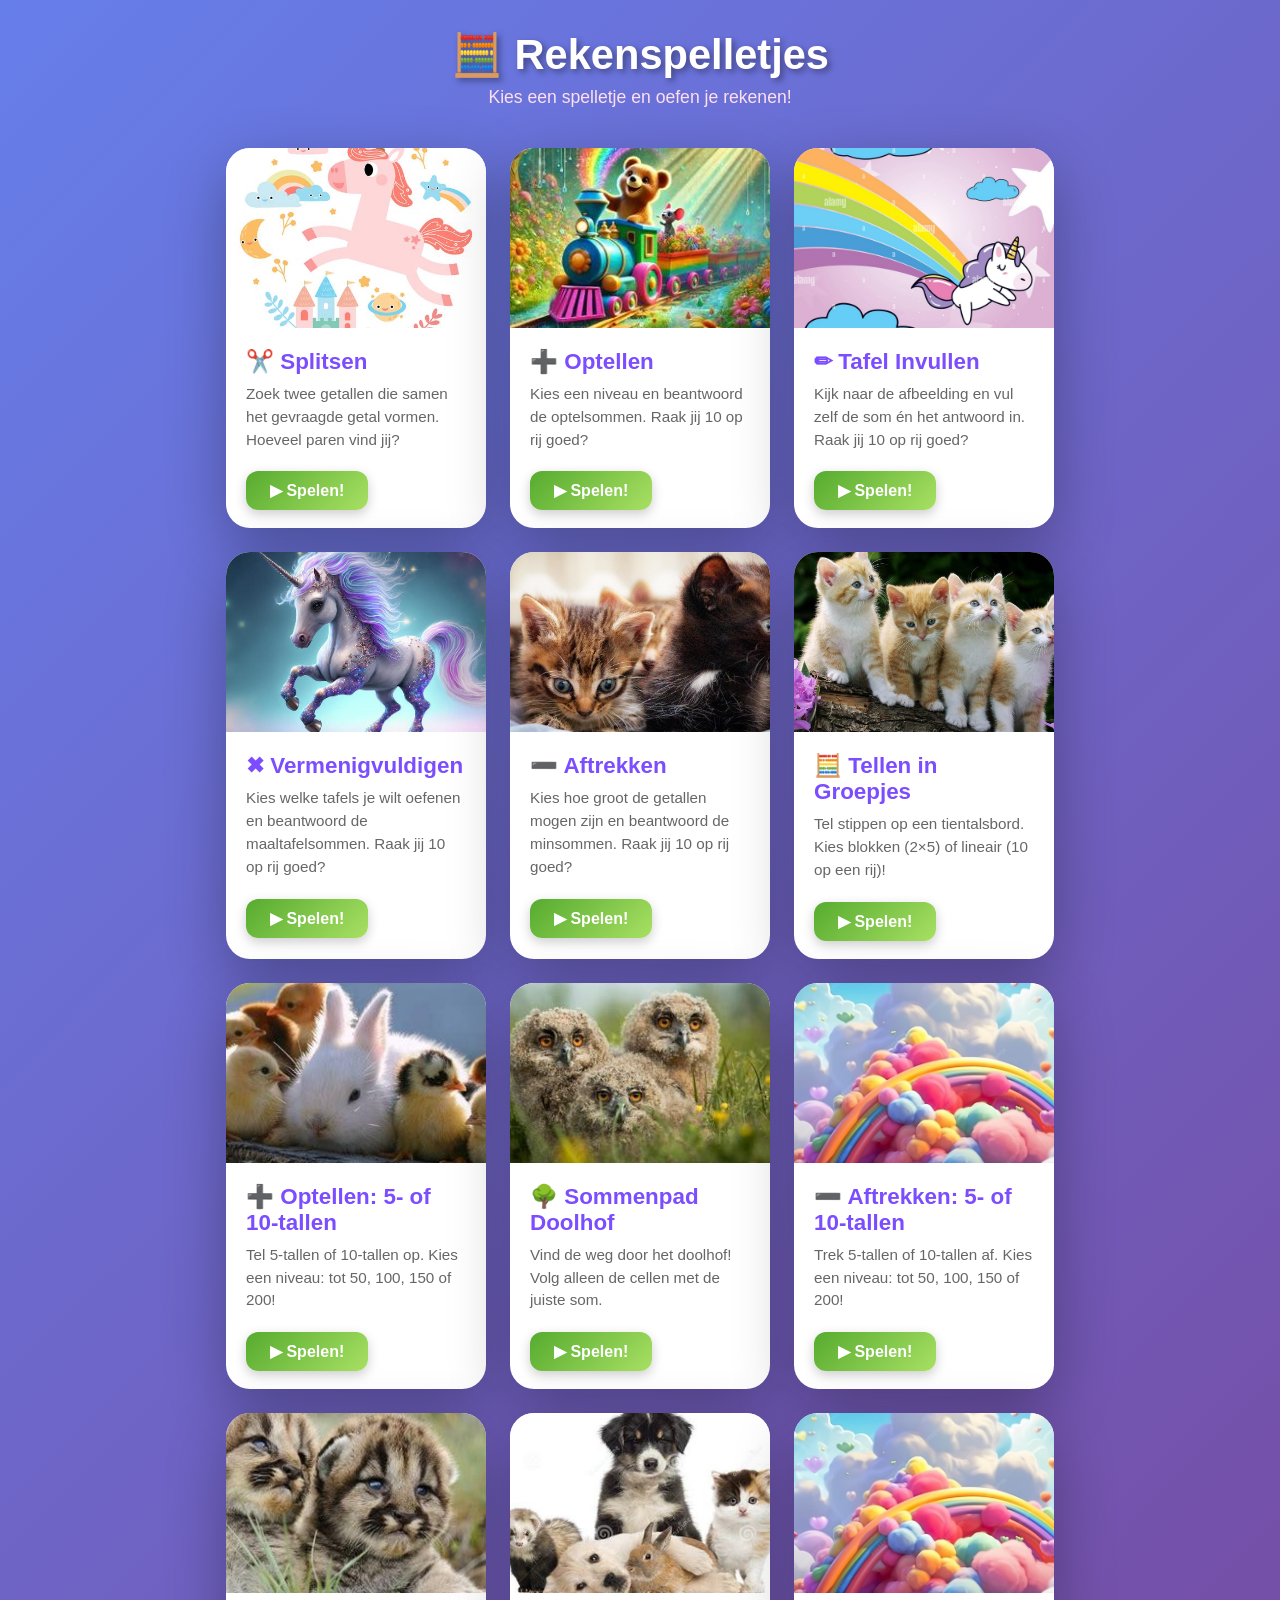
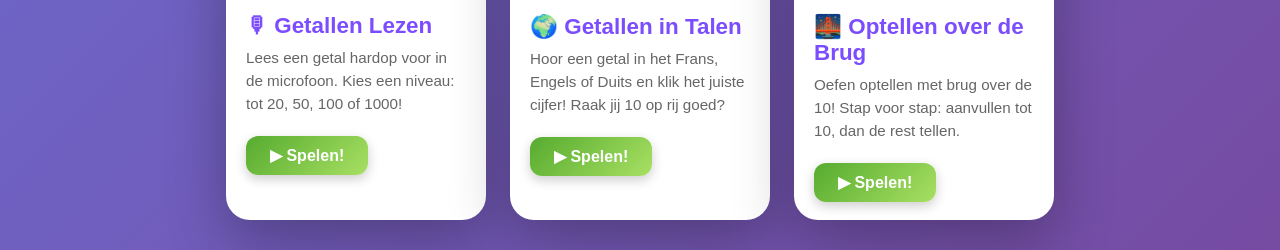
<file: index.html>
<!DOCTYPE html>
<html lang="nl">

<head>
  <meta charset="UTF-8">
  <meta name="viewport" content="width=device-width, initial-scale=1.0">
  <title>Rekenspelletjes</title>
  <style>
    * {
      box-sizing: border-box;
      margin: 0;
      padding: 0;
    }

    body {
      font-family: 'Comic Sans MS', 'Chalkboard SE', 'Arial Rounded MT Bold', sans-serif;
      background: linear-gradient(135deg, #667eea 0%, #764ba2 100%);
      min-height: 100vh;
      display: flex;
      flex-direction: column;
      align-items: center;
      padding: 30px 20px;
    }

    h1 {
      color: white;
      font-size: 2.6em;
      text-shadow: 3px 3px 6px rgba(0, 0, 0, 0.4);
      margin-bottom: 8px;
      text-align: center;
    }

    .subtitle {
      color: #ffe0f0;
      font-size: 1.1em;
      margin-bottom: 40px;
      text-align: center;
    }

    .games-grid {
      display: flex;
      flex-wrap: wrap;
      gap: 24px;
      justify-content: center;
      max-width: 900px;
      width: 100%;
    }

    .game-card {
      background: white;
      border-radius: 24px;
      box-shadow: 0 20px 60px rgba(0, 0, 0, 0.3);
      width: 260px;
      overflow: hidden;
      text-decoration: none;
      color: inherit;
      transition: transform 0.15s, box-shadow 0.15s;
      cursor: pointer;
    }

    .game-card:hover {
      transform: translateY(-6px) scale(1.02);
      box-shadow: 0 28px 70px rgba(0, 0, 0, 0.35);
    }

    .game-card:active {
      transform: scale(0.97);
    }

    .card-image {
      width: 100%;
      height: 180px;
      object-fit: cover;
      display: block;
    }

    .card-body {
      padding: 20px;
    }

    .card-title {
      font-size: 1.4em;
      font-weight: bold;
      color: #7c4dff;
      margin-bottom: 8px;
    }

    .card-description {
      font-size: 0.95em;
      color: #666;
      line-height: 1.5;
    }

    .card-footer {
      padding: 0 20px 18px;
    }

    .play-btn {
      display: inline-block;
      background: linear-gradient(135deg, #56ab2f, #a8e063);
      color: white;
      font-family: inherit;
      font-size: 1em;
      font-weight: bold;
      padding: 10px 24px;
      border-radius: 12px;
      border: none;
      box-shadow: 0 4px 12px rgba(0, 0, 0, 0.2);
      cursor: pointer;
      transition: transform 0.1s;
    }

    .play-btn:active {
      transform: scale(0.95);
    }

    /* Tablet / iPad (601–1024px) */
    @media (max-width: 1024px) {
      .game-card { width: 220px; }
    }

    /* Smartphone (≤ 600px) */
    @media (max-width: 600px) {
      body { padding: 20px 12px; }
      h1 { font-size: 2em; }
      .games-grid { gap: 16px; }
      .game-card { width: 100%; max-width: 360px; }
      .card-image { height: 160px; }
    }
  </style>
</head>

<body>
  <h1>&#x1F9EE; Rekenspelletjes</h1>
  <p class="subtitle">Kies een spelletje en oefen je rekenen!</p>

  <div class="games-grid">

    <a class="game-card" href="splitsen/splitsingen-spel.html">
      <img class="card-image" src="img/vierkant/eenhoorn1.jpg" alt="Splitsen">
      <div class="card-body">
        <div class="card-title">&#x2702;&#xFE0F; Splitsen</div>
        <div class="card-description">Zoek twee getallen die samen het gevraagde getal vormen. Hoeveel paren vind jij?</div>
      </div>
      <div class="card-footer">
        <span class="play-btn">&#x25B6; Spelen!</span>
      </div>
    </a>

    <a class="game-card" href="optellen/optellen-spel.html">
      <img class="card-image" src="img/vierkant/bear_square.jpg" alt="Optellen oefenen">
      <div class="card-body">
        <div class="card-title">&#x2795; Optellen</div>
        <div class="card-description">Kies een niveau en beantwoord de optelsommen. Raak jij 10 op rij goed?</div>
      </div>
      <div class="card-footer">
        <span class="play-btn">&#x25B6; Spelen!</span>
      </div>
    </a>

    <a class="game-card" href="tafel-invullen/tafel-invullen-spel.html">
      <img class="card-image" src="img/vierkant/eenhoorn3_square.jpg" alt="Tafel invullen">
      <div class="card-body">
        <div class="card-title">&#x270F; Tafel Invullen</div>
        <div class="card-description">Kijk naar de afbeelding en vul zelf de som én het antwoord in. Raak jij 10 op rij goed?</div>
      </div>
      <div class="card-footer">
        <span class="play-btn">&#x25B6; Spelen!</span>
      </div>
    </a>

    <a class="game-card" href="vermenigvuldigen/vermenigvuldigen-spel.html">
      <img class="card-image" src="img/vierkant/eenhoorn2_square.jpg" alt="Vermenigvuldigen oefenen">
      <div class="card-body">
        <div class="card-title">&#x2716; Vermenigvuldigen</div>
        <div class="card-description">Kies welke tafels je wilt oefenen en beantwoord de maaltafelsommen. Raak jij 10 op rij goed?</div>
      </div>
      <div class="card-footer">
        <span class="play-btn">&#x25B6; Spelen!</span>
      </div>
    </a>

    <a class="game-card" href="aftrekken/aftrekken-spel.html">
      <img class="card-image" src="img/vierkant/kittens_square.jpg" alt="Aftrekken oefenen">
      <div class="card-body">
        <div class="card-title">&#x2796; Aftrekken</div>
        <div class="card-description">Kies hoe groot de getallen mogen zijn en beantwoord de minsommen. Raak jij 10 op rij goed?</div>
      </div>
      <div class="card-footer">
        <span class="play-btn">&#x25B6; Spelen!</span>
      </div>
    </a>

    <a class="game-card" href="groepjes/groepjes-spel.html">
      <img class="card-image" src="img/vierkant/kittens2_square.jpg" alt="Tellen in groepjes">
      <div class="card-body">
        <div class="card-title">&#x1F9EE; Tellen in Groepjes</div>
        <div class="card-description">Tel stippen op een tientalsbord. Kies blokken (2×5) of lineair (10 op een rij)!</div>
      </div>
      <div class="card-footer">
        <span class="play-btn">&#x25B6; Spelen!</span>
      </div>
    </a>

<a class="game-card" href="tallen-optellen/tallen-optellen-spel.html">
      <img class="card-image" src="img/vierkant/animals_square.jpg" alt="Optellen met tallen">
      <div class="card-body">
        <div class="card-title">&#x2795; Optellen: 5- of 10-tallen</div>
        <div class="card-description">Tel 5-tallen of 10-tallen op. Kies een niveau: tot 50, 100, 150 of 200!</div>
      </div>
      <div class="card-footer">
        <span class="play-btn">&#x25B6; Spelen!</span>
      </div>
    </a>

    <a class="game-card" href="doolhof/doolhof-spel.html">
      <img class="card-image" src="img/vierkant/owls_square.jpg" alt="Sommenpad Doolhof">
      <div class="card-body">
        <div class="card-title">&#x1F333; Sommenpad Doolhof</div>
        <div class="card-description">Vind de weg door het doolhof! Volg alleen de cellen met de juiste som.</div>
      </div>
      <div class="card-footer">
        <span class="play-btn">&#x25B6; Spelen!</span>
      </div>
    </a>

    <a class="game-card" href="tallen-aftrekken/tallen-aftrekken-spel.html">
      <img class="card-image" src="img/vierkant/rainbow_square.jpg" alt="Aftrekken met tallen">
      <div class="card-body">
        <div class="card-title">&#x2796; Aftrekken: 5- of 10-tallen</div>
        <div class="card-description">Trek 5-tallen of 10-tallen af. Kies een niveau: tot 50, 100, 150 of 200!</div>
      </div>
      <div class="card-footer">
        <span class="play-btn">&#x25B6; Spelen!</span>
      </div>
    </a>

    <a class="game-card" href="getallen-lezen/getallen-lezen-spel.html">
      <img class="card-image" src="img/vierkant/cubs_square.jpg" alt="Getallen lezen">
      <div class="card-body">
        <div class="card-title">&#x1F399; Getallen Lezen</div>
        <div class="card-description">Lees een getal hardop voor in de microfoon. Kies een niveau: tot 20, 50, 100 of 1000!</div>
      </div>
      <div class="card-footer">
        <span class="play-btn">&#x25B6; Spelen!</span>
      </div>
    </a>

    <a class="game-card" href="talen/talen-spel.html">
      <img class="card-image" src="img/vierkant/animals2_square.jpg" alt="Getallen in talen">
      <div class="card-body">
        <div class="card-title">&#x1F30D; Getallen in Talen</div>
        <div class="card-description">Hoor een getal in het Frans, Engels of Duits en klik het juiste cijfer! Raak jij 10 op rij goed?</div>
      </div>
      <div class="card-footer">
        <span class="play-btn">&#x25B6; Spelen!</span>
      </div>
    </a>

    <a class="game-card" href="brugover10/brugover10-spel.html">
      <img class="card-image" src="img/vierkant/rainbow_square.jpg" alt="Optellen over de brug">
      <div class="card-body">
        <div class="card-title">&#x1F309; Optellen over de Brug</div>
        <div class="card-description">Oefen optellen met brug over de 10! Stap voor stap: aanvullen tot 10, dan de rest tellen.</div>
      </div>
      <div class="card-footer">
        <span class="play-btn">&#x25B6; Spelen!</span>
      </div>
    </a>

  </div>
</body>

</html>
</file>
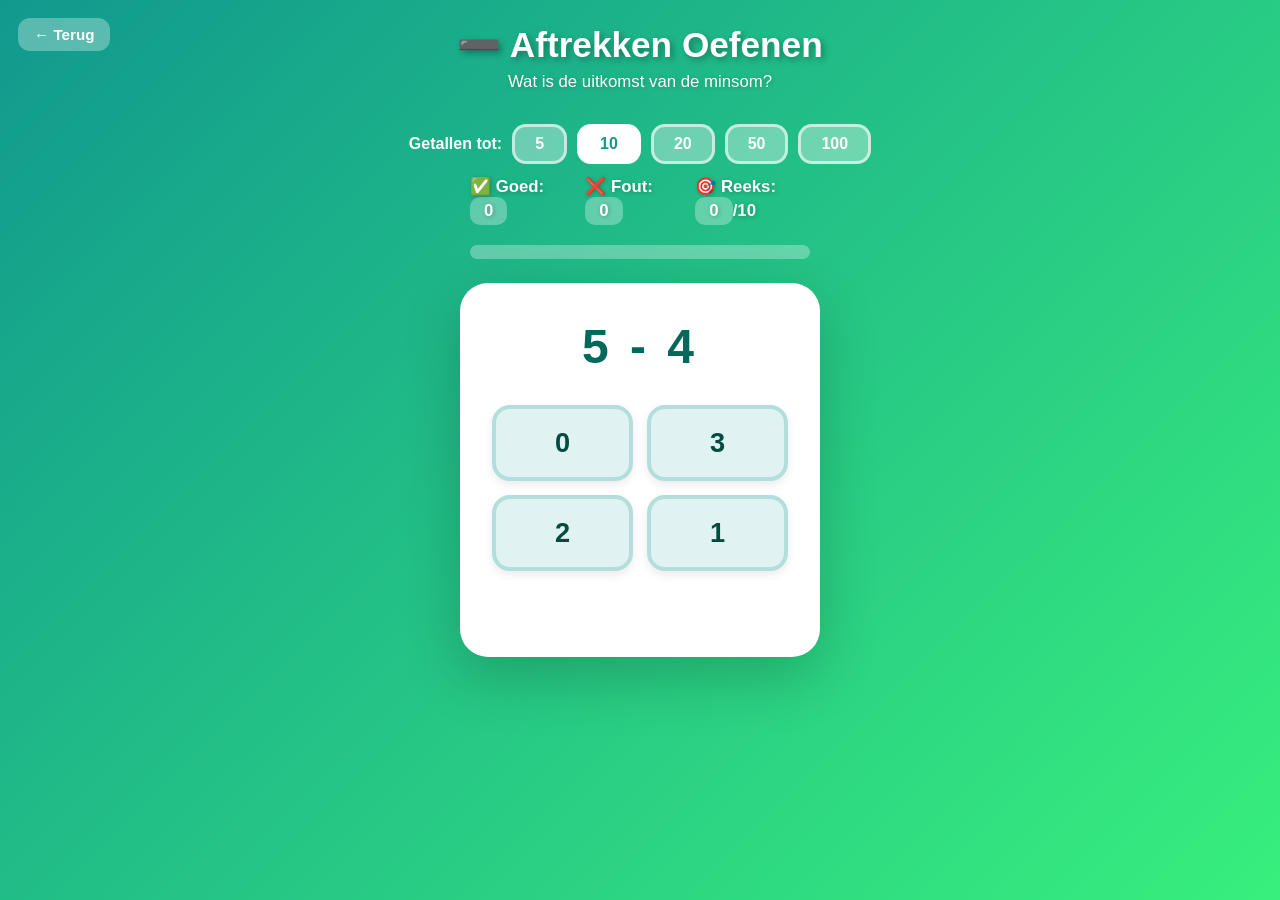
<file: aftrekken/aftrekken-spel.html>
<!DOCTYPE html>
<html lang="nl">

<head>
  <meta charset="UTF-8">
  <meta name="viewport" content="width=device-width, initial-scale=1.0">
  <title>Aftrekken Oefenen</title>
  <link rel="stylesheet" href="aftrekken-spel.css">
  <link rel="stylesheet" href="../shared/animaties.css">
</head>

<body>

  <a class="back-link" href="../index.html">&#x2190; Terug</a>

  <h1>&#x2796; Aftrekken Oefenen</h1>
  <p style="color:white;font-size:1.05em;margin-bottom:16px;text-shadow:1px 1px 4px rgba(0,0,0,0.2);">Wat is de uitkomst van de minsom?</p>

  <!-- Level keuze -->
  <div class="level-bar">
    <span style="color:white;font-weight:bold;align-self:center;">Getallen tot:</span>
    <button class="level-btn" onclick="setLevel(5)">5</button>
    <button class="level-btn active" onclick="setLevel(10)">10</button>
    <button class="level-btn" onclick="setLevel(20)">20</button>
    <button class="level-btn" onclick="setLevel(50)">50</button>
    <button class="level-btn" onclick="setLevel(100)">100</button>
  </div>

  <!-- Score -->
  <div class="score-bar">
    <div class="score-item">&#x2705; Goed: <span id="scoreGoed">0</span></div>
    <div class="score-item">&#x274C; Fout: <span id="scoreFout">0</span></div>
    <div class="score-item">&#x1F3AF; Reeks: <span id="scoreReeks">0</span>/10</div>
  </div>

  <!-- Voortgangsbalk -->
  <div class="progress-wrap">
    <div class="progress-bar" id="progressBar"></div>
  </div>

  <!-- Spelbox -->
  <div class="game-box">
    <div class="som-display" id="somDisplay">7 - 3</div>
    <div class="answers-grid" id="answersGrid"></div>
    <div class="feedback" id="feedback"></div>
  </div>

  <!-- Beloning overlay -->
  <div class="reward-overlay" id="rewardOverlay">
    <div class="reward-box">
      <div class="star-row" id="rewardIcoon">&#x2B50;&#x1F389;&#x2B50;</div>
      <h2 id="rewardTitel">Geweldig!</h2>
      <p id="rewardText">Je hebt 10 sommen goed!</p>
      <button class="go-btn" onclick="volgende()">&#x25B6; Nog meer sommen!</button>
    </div>
  </div>

  <script src="../shared/animaties.js"></script>
  <script src="aftrekken-spel.js"></script>

</body>
</html>
</file>
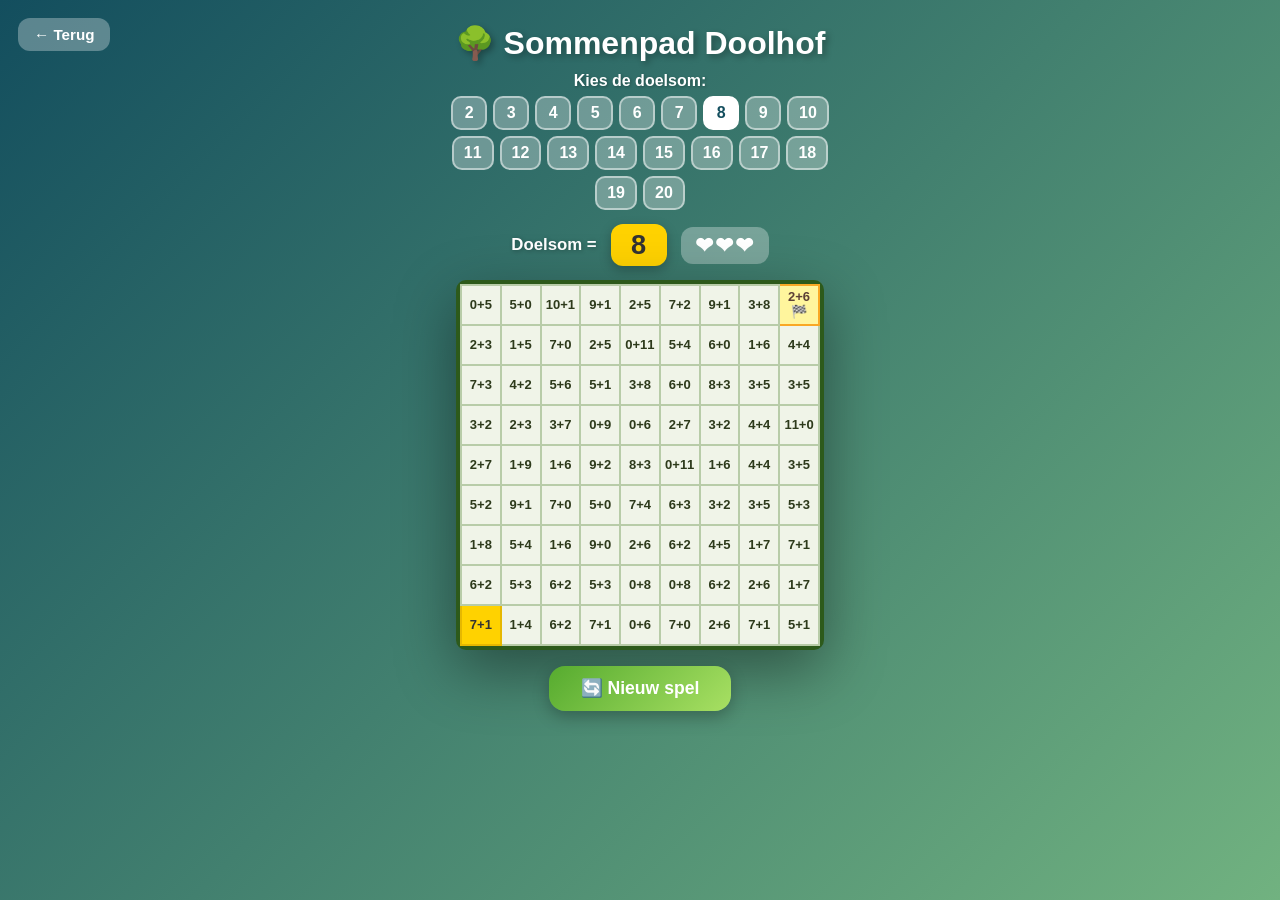
<file: doolhof/doolhof-spel.html>
<!DOCTYPE html>
<html lang="nl">

<head>
  <meta charset="UTF-8">
  <meta name="viewport" content="width=device-width, initial-scale=1.0">
  <title>Sommenpad Doolhof</title>
  <link rel="stylesheet" href="doolhof-spel.css">
  <link rel="stylesheet" href="../shared/animaties.css">
</head>

<body>

  <a class="back-link" href="../index.html">&#x2190; Terug</a>
  <h1>&#x1F333; Sommenpad Doolhof</h1>

  <!-- Getalskeuze -->
  <p class="getal-label">Kies de doelsom:</p>
  <div class="getal-bar" id="getalBar"></div>

  <!-- Info -->
  <div class="info-bar">
    <span class="info-label">Doelsom =</span>
    <span class="doelgetal-badge" id="doelgetal">8</span>
    <span class="levens-badge" id="levensBadge">&#x2764;&#x2764;&#x2764;</span>
  </div>

  <!-- Doolhof -->
  <div class="maze-wrap">
    <table id="mazeTable"><tbody id="mazeBody"></tbody></table>
  </div>

  <button class="nieuw-btn" onclick="nieuwSpel()">&#x1F504; Nieuw spel</button>

  <!-- Win overlay -->
  <div class="overlay" id="winOverlay">
    <div class="overlay-box">
      <div class="icoon-row">&#x1F3C1; &#x2B50; &#x1F3C1;</div>
      <h2>Uitgang gevonden!</h2>
      <p id="winTekst">Je hebt het doolhof opgelost!</p>
      <button class="go-btn" onclick="nieuwSpel()">&#x1F504; Nieuw doolhof!</button>
    </div>
  </div>

  <!-- Game over overlay -->
  <div class="overlay" id="afgelopenOverlay">
    <div class="overlay-box">
      <div class="icoon-row">&#x1F494; &#x1F61F; &#x1F494;</div>
      <h2>Helaas!</h2>
      <p>3 fouten — het doolhof is voorbij.</p>
      <button class="go-btn" onclick="nieuwSpel()">&#x1F504; Probeer opnieuw!</button>
    </div>
  </div>

  <script src="../shared/animaties.js"></script>
  <script src="doolhof-spel.js"></script>
</body>
</html>
</file>
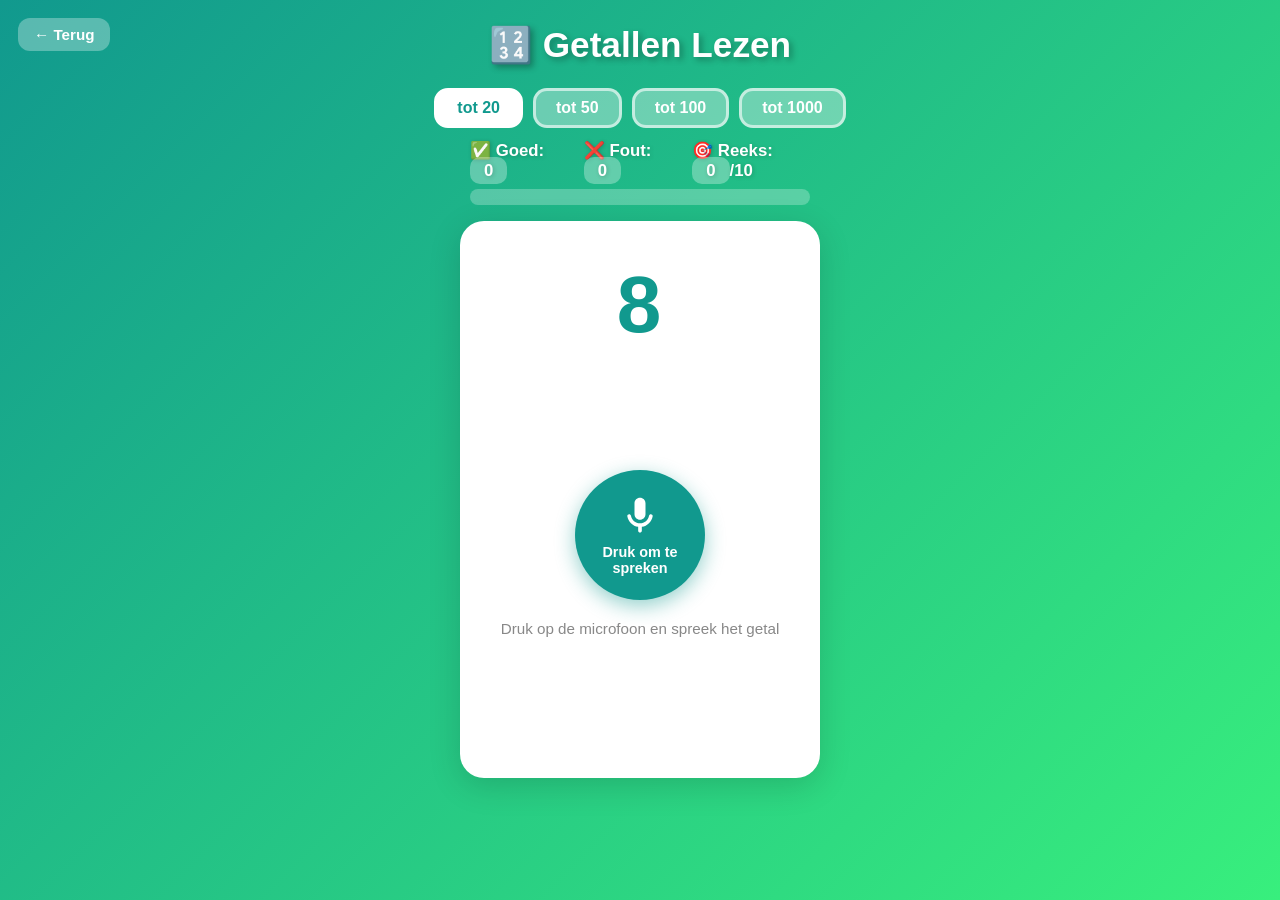
<file: getallen-lezen/getallen-lezen-spel.html>
<!DOCTYPE html>
<html lang="nl">

<head>
  <meta charset="UTF-8">
  <meta name="viewport" content="width=device-width, initial-scale=1.0">
  <title>Getallen Lezen</title>
  <link rel="stylesheet" href="getallen-lezen-spel.css">
  <link rel="stylesheet" href="../shared/animaties.css">
</head>

<body>
  <a href="../index.html" class="back-link">&#x2190; Terug</a>
  <h1>&#x1F522; Getallen Lezen</h1>

  <div class="level-bar">
    <button class="level-btn active" data-max="20">tot 20</button>
    <button class="level-btn" data-max="50">tot 50</button>
    <button class="level-btn" data-max="100">tot 100</button>
    <button class="level-btn" data-max="1000">tot 1000</button>
  </div>

  <div class="score-bar">
    <div class="score-item">&#x2705; Goed: <span id="scoreGoed">0</span></div>
    <div class="score-item">&#x274C; Fout: <span id="scoreFout">0</span></div>
    <div class="score-item">&#x1F3AF; Reeks: <span id="scoreReeks">0</span>/10</div>
  </div>

  <div class="progress-wrap">
    <div class="progress-bar" id="progressBar"></div>
  </div>

  <div class="game-box">
    <div class="getal-display" id="getalDisplay">&#x2014;</div>

    <div class="aftelling leeg" id="aftelling"></div>

    <div class="niet-ondersteund" id="nietOndersteund">
      &#x26A0;&#xFE0F; Spraakherkenning werkt niet in deze browser.<br>
      Gebruik Chrome of Edge.
    </div>

    <button class="mic-btn" id="micBtn">
      <svg viewBox="0 0 24 24"><path d="M12 14c1.66 0 3-1.34 3-3V5c0-1.66-1.34-3-3-3S9 3.34 9 5v6c0 1.66 1.34 3 3 3zm5.91-3c-.49 0-.9.36-.98.85C16.52 14.2 14.47 16 12 16s-4.52-1.8-4.93-4.15c-.08-.49-.49-.85-.98-.85-.61 0-1.09.54-1 1.14.49 3 2.89 5.35 5.91 5.78V20c0 .55.45 1 1 1s1-.45 1-1v-2.08c3.02-.43 5.42-2.78 5.91-5.78.1-.6-.39-1.14-1-1.14z"/></svg>
      Druk om te spreken
    </button>

    <div class="status" id="status">Druk op de microfoon en spreek het getal</div>
    <div class="herkend" id="herkend"></div>
    <div class="feedback" id="feedback"></div>
    <button class="volgende-btn" id="volgendBtn">Volgend getal &#x2192;</button>
  </div>

  <!-- Kleine viering (halverwege) -->
  <div class="reward-overlay" id="overlayKlein">
    <div class="reward-box">
      <div class="icoon-rij" id="kleinIcoon">&#x2B50; &#x2B50; &#x2B50;</div>
      <h2>Goed bezig! &#x1F389;</h2>
      <p>Halverwege &#x2014; nog 5 te gaan!</p>
      <button class="go-btn" onclick="sluitKlein()">&#x25B6; Doorgaan!</button>
    </div>
  </div>

  <!-- Grote viering (ronde klaar) -->
  <div class="reward-overlay" id="overlayGroot">
    <div class="reward-box">
      <div class="icoon-rij" id="grootIcoon">&#x1F38A; &#x1F3C6; &#x1F38A;</div>
      <h2 id="grootTitel">Fantastisch!</h2>
      <p>Je hebt 10 getallen goed voorgelezen!</p>
      <button class="go-btn" onclick="nieuweRonde()">&#x25B6; Nog een ronde!</button>
    </div>
  </div>

  <script src="../shared/animaties.js"></script>
  <script src="getallen-lezen-spel.js"></script>
</body>
</html>
</file>
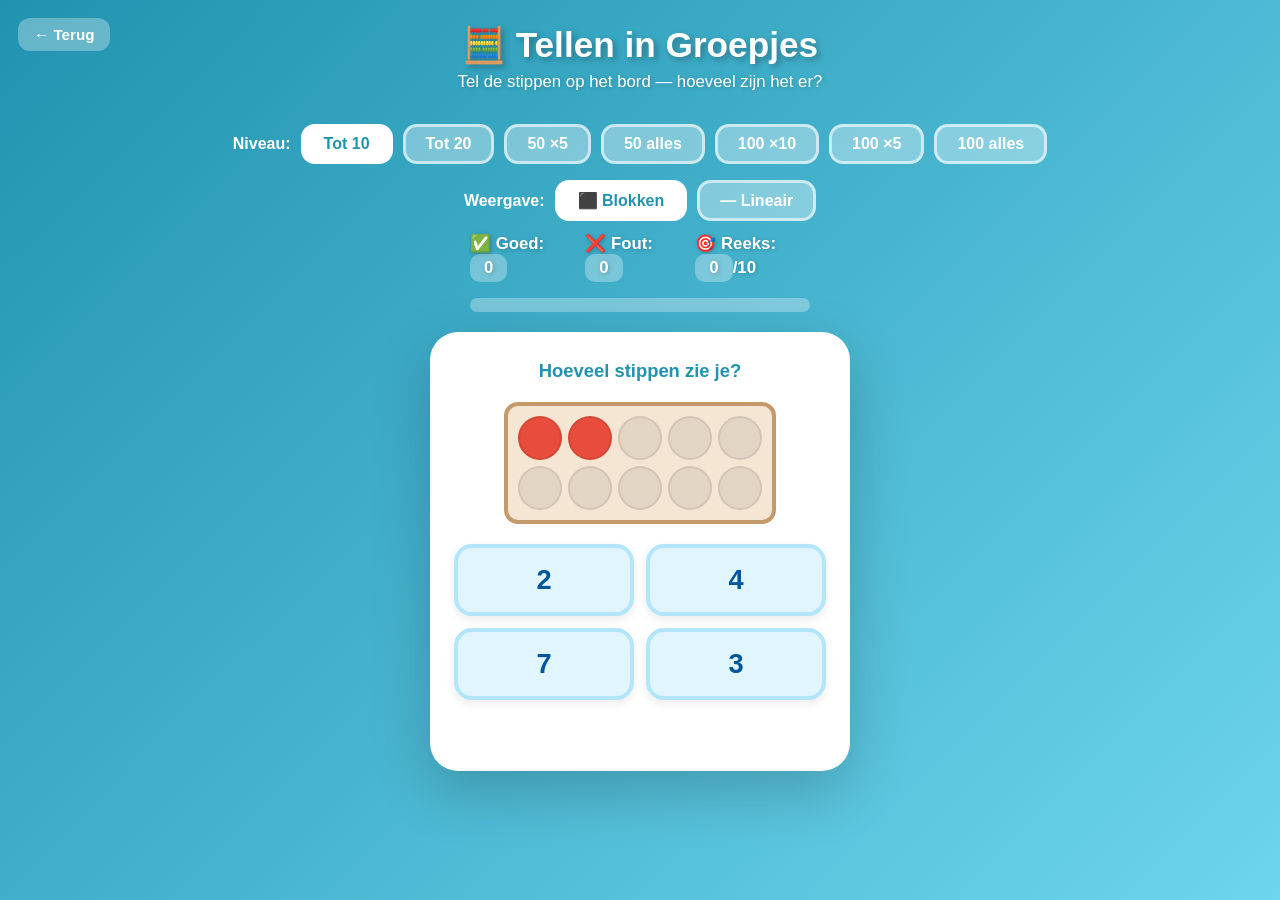
<file: groepjes/groepjes-spel.html>
<!DOCTYPE html>
<html lang="nl">

<head>
  <meta charset="UTF-8">
  <meta name="viewport" content="width=device-width, initial-scale=1.0">
  <title>Tellen in Groepjes</title>
  <link rel="stylesheet" href="groepjes-spel.css">
  <link rel="stylesheet" href="../shared/animaties.css">
</head>

<body>

  <a class="back-link" href="../index.html">&#x2190; Terug</a>
  <h1>&#x1F9EE; Tellen in Groepjes</h1>
  <p style="color:white;font-size:1.05em;margin-bottom:16px;text-shadow:1px 1px 4px rgba(0,0,0,0.2);">
    Tel de stippen op het bord — hoeveel zijn het er?
  </p>

  <div class="level-bar">
    <span style="color:white;font-weight:bold;align-self:center;">Niveau:</span>
    <button class="level-btn active" data-niveau="10"  data-stap="1"  onclick="setLevel(10,1)">Tot 10</button>
    <button class="level-btn"        data-niveau="20"  data-stap="1"  onclick="setLevel(20,1)">Tot 20</button>
    <button class="level-btn"        data-niveau="50"  data-stap="5"  onclick="setLevel(50,5)">50 &times;5</button>
    <button class="level-btn"        data-niveau="50"  data-stap="1"  onclick="setLevel(50,1)">50 alles</button>
    <button class="level-btn"        data-niveau="100" data-stap="10" onclick="setLevel(100,10)">100 &times;10</button>
    <button class="level-btn"        data-niveau="100" data-stap="5"  onclick="setLevel(100,5)">100 &times;5</button>
    <button class="level-btn"        data-niveau="100" data-stap="1"  onclick="setLevel(100,1)">100 alles</button>
  </div>

  <div class="modus-bar">
    <span style="color:white;font-weight:bold;align-self:center;">Weergave:</span>
    <button class="modus-btn active" data-modus="blokken" onclick="setModus('blokken')">&#x2B1B; Blokken</button>
    <button class="modus-btn" data-modus="lineair" onclick="setModus('lineair')">&#x2015; Lineair</button>
  </div>

  <div class="score-bar">
    <div class="score-item">&#x2705; Goed: <span id="scoreGoed">0</span></div>
    <div class="score-item">&#x274C; Fout: <span id="scoreFout">0</span></div>
    <div class="score-item">&#x1F3AF; Reeks: <span id="scoreReeks">0</span>/10</div>
  </div>

  <div class="progress-wrap">
    <div class="progress-bar" id="progressBar"></div>
  </div>

  <div class="game-box">
    <div class="vraag-label" id="vraagLabel">Hoeveel stippen zie je?</div>
    <div id="visualisatie"></div>
    <div class="answers-grid" id="answersGrid"></div>
    <div class="feedback" id="feedback"></div>
  </div>

  <div class="reward-overlay" id="rewardOverlay">
    <div class="reward-box">
      <div class="star-row" id="rewardIcoon">&#x2B50;&#x1F389;&#x2B50;</div>
      <h2 id="rewardTitel">Geweldig!</h2>
      <p id="rewardText">Je hebt 10 vragen goed!</p>
      <button class="go-btn" onclick="volgende()">&#x25B6; Nog meer!</button>
    </div>
  </div>

  <script src="../shared/animaties.js"></script>
  <script src="groepjes-spel.js"></script>

</body>
</html>
</file>
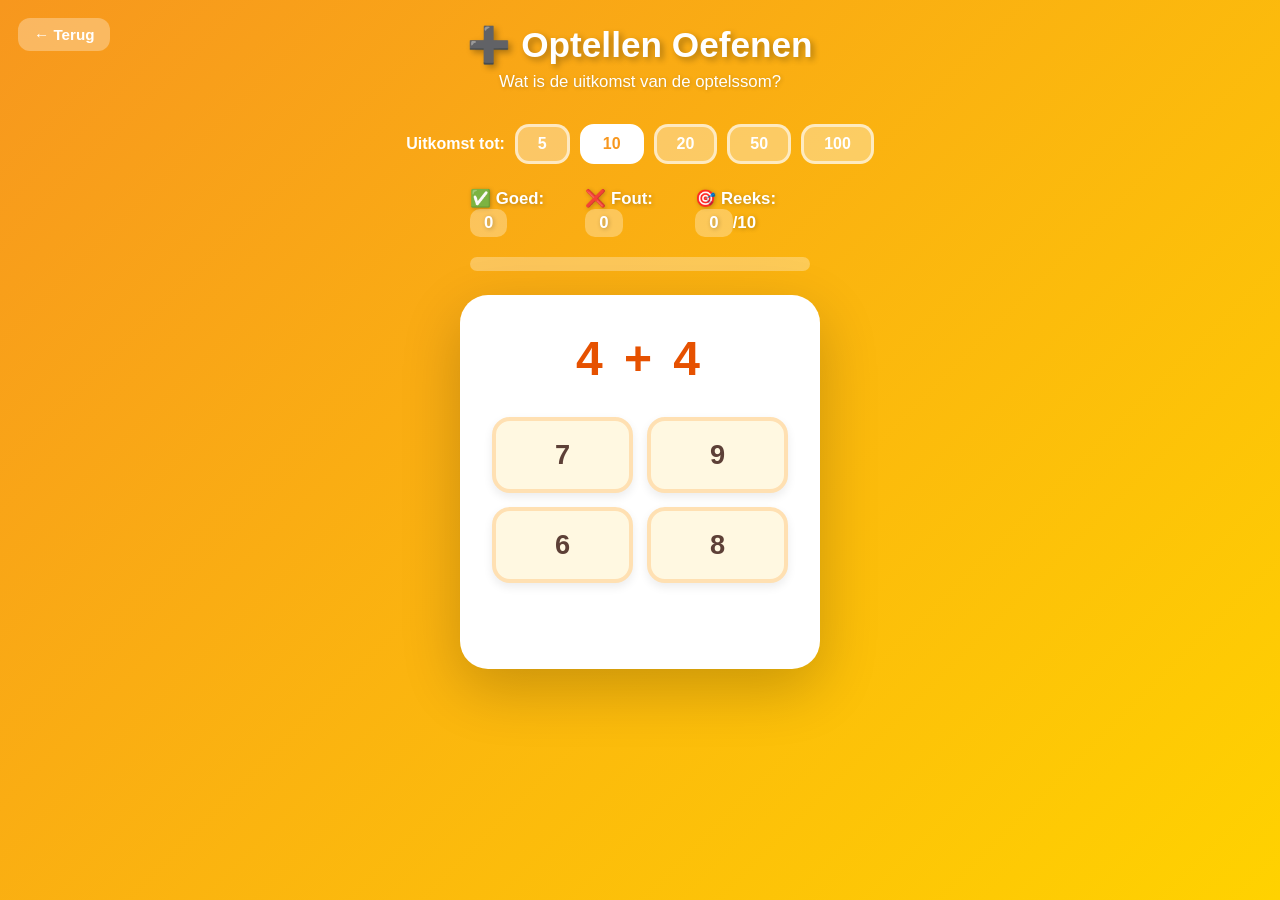
<file: optellen/optellen-spel.html>
<!DOCTYPE html>
<html lang="nl">

<head>
  <meta charset="UTF-8">
  <meta name="viewport" content="width=device-width, initial-scale=1.0">
  <title>Optellen Oefenen</title>
  <link rel="stylesheet" href="optellen-spel.css">
  <link rel="stylesheet" href="../shared/animaties.css">
</head>

<body>

  <a class="back-link" href="../index.html">&#x2190; Terug</a>

  <h1>&#x2795; Optellen Oefenen</h1>

  <p style="color:white;font-size:1.05em;margin-bottom:16px;text-shadow:1px 1px 4px rgba(0,0,0,0.2);">Wat is de uitkomst van de optelssom?</p>

  <!-- Level keuze -->
  <div class="level-bar">
    <span style="color:white;font-weight:bold;align-self:center;">Uitkomst tot:</span>
    <button class="level-btn" onclick="setLevel(5)">5</button>
    <button class="level-btn active" onclick="setLevel(10)">10</button>
    <button class="level-btn" onclick="setLevel(20)">20</button>
    <button class="level-btn" onclick="setLevel(50)">50</button>
    <button class="level-btn" onclick="setLevel(100)">100</button>
  </div>

  <!-- Score -->
  <div class="score-bar">
    <div class="score-item">&#x2705; Goed: <span id="scoreGoed">0</span></div>
    <div class="score-item">&#x274C; Fout: <span id="scoreFout">0</span></div>
    <div class="score-item">&#x1F3AF; Reeks: <span id="scoreReeks">0</span>/10</div>
  </div>

  <!-- Voortgangsbalk (reeks) -->
  <div class="progress-wrap">
    <div class="progress-bar" id="progressBar"></div>
  </div>

  <!-- Spelbox -->
  <div class="game-box">
    <div class="som-display" id="somDisplay">3 + 4</div>
    <div class="answers-grid" id="answersGrid">
      <!-- knoppen worden via JS gegenereerd -->
    </div>
    <div class="feedback" id="feedback"></div>
  </div>

  <!-- Beloning overlay -->
  <div class="reward-overlay" id="rewardOverlay">
    <div class="reward-box">
      <div class="star-row" id="rewardIcoon">&#x2B50;&#x1F389;&#x2B50;</div>
      <h2 id="rewardTitel">Geweldig!</h2>
      <p id="rewardText">Je hebt 10 sommen goed!</p>
      <button class="go-btn" onclick="volgende()">&#x25B6; Nog meer sommen!</button>
    </div>
  </div>

  <script src="../shared/animaties.js"></script>
  <script src="optellen-spel.js"></script>

</body>
</html>
</file>
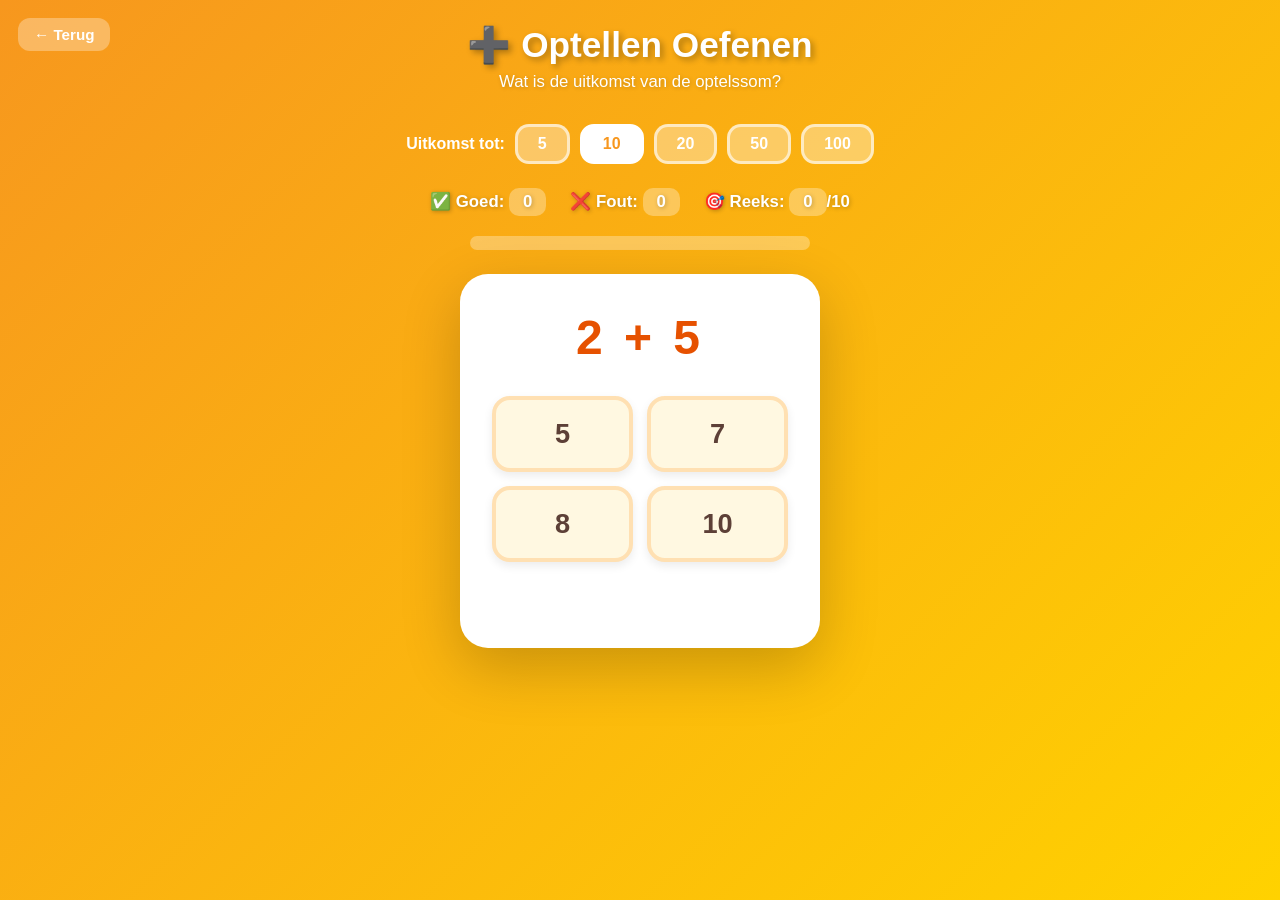
<file: sommen/sommen-spel.html>
<!DOCTYPE html>
<html lang="nl">

<head>
  <meta charset="UTF-8">
  <meta name="viewport" content="width=device-width, initial-scale=1.0">
  <title>Optellen Oefenen</title>
  <style>
    * {
      box-sizing: border-box;
      margin: 0;
      padding: 0;
    }

    body {
      font-family: 'Comic Sans MS', 'Chalkboard SE', 'Arial Rounded MT Bold', sans-serif;
      background: linear-gradient(135deg, #f7971e 0%, #ffd200 100%);
      min-height: 100vh;
      display: flex;
      flex-direction: column;
      align-items: center;
      padding: 24px 16px 40px;
    }

    h1 {
      color: white;
      font-size: 2.2em;
      text-shadow: 3px 3px 6px rgba(0,0,0,0.3);
      margin-bottom: 6px;
      text-align: center;
    }

    .back-link {
      position: absolute;
      top: 18px;
      left: 18px;
      background: rgba(255,255,255,0.3);
      color: white;
      font-family: inherit;
      font-size: 0.95em;
      font-weight: bold;
      padding: 8px 16px;
      border-radius: 12px;
      text-decoration: none;
      transition: background 0.15s;
    }

    .back-link:hover {
      background: rgba(255,255,255,0.5);
    }

    /* Level keuze */
    .level-bar {
      display: flex;
      gap: 10px;
      flex-wrap: wrap;
      justify-content: center;
      margin: 16px 0 24px;
    }

    .level-btn {
      background: rgba(255,255,255,0.35);
      color: white;
      font-family: inherit;
      font-size: 1em;
      font-weight: bold;
      border: 3px solid rgba(255,255,255,0.6);
      border-radius: 14px;
      padding: 8px 20px;
      cursor: pointer;
      transition: background 0.15s, transform 0.1s;
    }

    .level-btn:hover {
      background: rgba(255,255,255,0.55);
      transform: scale(1.06);
    }

    .level-btn.active {
      background: white;
      color: #f7971e;
      border-color: white;
    }

    /* Score balk */
    .score-bar {
      display: flex;
      gap: 24px;
      justify-content: center;
      margin-bottom: 20px;
      color: white;
      font-size: 1.05em;
      font-weight: bold;
      text-shadow: 1px 1px 4px rgba(0,0,0,0.25);
    }

    .score-item span {
      background: rgba(255,255,255,0.3);
      border-radius: 10px;
      padding: 4px 14px;
      display: inline-block;
    }

    /* Voortgangsbalk */
    .progress-wrap {
      width: 340px;
      max-width: 100%;
      background: rgba(255,255,255,0.3);
      border-radius: 20px;
      height: 14px;
      margin-bottom: 24px;
      overflow: hidden;
    }

    .progress-bar {
      height: 100%;
      border-radius: 20px;
      background: white;
      transition: width 0.4s ease;
      width: 0%;
    }

    /* Spelcontainer */
    .game-box {
      background: white;
      border-radius: 28px;
      box-shadow: 0 20px 60px rgba(0,0,0,0.2);
      padding: 36px 32px 32px;
      width: 360px;
      max-width: 100%;
      display: flex;
      flex-direction: column;
      align-items: center;
      gap: 28px;
    }

    /* De som */
    .som-display {
      font-size: 3em;
      font-weight: bold;
      color: #e65100;
      letter-spacing: 4px;
      text-align: center;
      min-height: 1.2em;
      animation: popIn 0.25s ease;
    }

    @keyframes popIn {
      0%   { transform: scale(0.7); opacity: 0.4; }
      70%  { transform: scale(1.08); }
      100% { transform: scale(1); opacity: 1; }
    }

    /* Antwoord knoppen */
    .answers-grid {
      display: grid;
      grid-template-columns: 1fr 1fr;
      gap: 14px;
      width: 100%;
    }

    .answer-btn {
      font-family: inherit;
      font-size: 1.7em;
      font-weight: bold;
      padding: 18px 10px;
      border-radius: 18px;
      border: 4px solid #ffe0b2;
      background: #fff8e1;
      color: #5d4037;
      cursor: pointer;
      transition: transform 0.12s, background 0.15s, border-color 0.15s;
      box-shadow: 0 4px 10px rgba(0,0,0,0.08);
    }

    .answer-btn:hover:not(:disabled) {
      transform: scale(1.07);
      background: #fff3cd;
      border-color: #ffc107;
    }

    .answer-btn:active:not(:disabled) {
      transform: scale(0.96);
    }

    .answer-btn.goed {
      background: #c8e6c9;
      border-color: #43a047;
      color: #1b5e20;
      animation: bounce 0.35s ease;
    }

    .answer-btn.fout {
      background: #ffcdd2;
      border-color: #e53935;
      color: #7f0000;
      animation: shake 0.4s ease;
    }

    @keyframes bounce {
      0%   { transform: scale(1); }
      40%  { transform: scale(1.15); }
      70%  { transform: scale(0.95); }
      100% { transform: scale(1); }
    }

    @keyframes shake {
      0%, 100% { transform: translateX(0); }
      20%       { transform: translateX(-8px); }
      40%       { transform: translateX(8px); }
      60%       { transform: translateX(-6px); }
      80%       { transform: translateX(6px); }
    }

    /* Feedback tekst */
    .feedback {
      font-size: 1.2em;
      font-weight: bold;
      min-height: 1.4em;
      text-align: center;
      transition: opacity 0.3s;
    }

    .feedback.goed  { color: #2e7d32; }
    .feedback.fout  { color: #c62828; }

    /* Reeks beloning overlay */
    .reward-overlay {
      display: none;
      position: fixed;
      inset: 0;
      background: rgba(0,0,0,0.45);
      z-index: 100;
      flex-direction: column;
      align-items: center;
      justify-content: center;
      gap: 20px;
    }

    .reward-overlay.show {
      display: flex;
    }

    .reward-box {
      background: white;
      border-radius: 32px;
      padding: 40px 48px;
      text-align: center;
      box-shadow: 0 30px 80px rgba(0,0,0,0.4);
      animation: popIn 0.4s ease;
    }

    .reward-box .star-row {
      font-size: 2.6em;
      letter-spacing: 4px;
      margin-bottom: 12px;
    }

    .reward-box h2 {
      font-size: 2em;
      color: #e65100;
      margin-bottom: 8px;
    }

    .reward-box p {
      font-size: 1.15em;
      color: #555;
      margin-bottom: 24px;
    }

    .reward-box .go-btn {
      background: linear-gradient(135deg, #56ab2f, #a8e063);
      color: white;
      font-family: inherit;
      font-size: 1.2em;
      font-weight: bold;
      padding: 14px 36px;
      border: none;
      border-radius: 16px;
      cursor: pointer;
      box-shadow: 0 6px 16px rgba(0,0,0,0.2);
      transition: transform 0.1s;
    }

    .reward-box .go-btn:active { transform: scale(0.95); }

    /* Beloningsdeeltjes */
    .deeltje {
      position: fixed;
      pointer-events: none;
      z-index: 200;
    }

    @keyframes confettiFall {
      0%   { transform: translateY(0) rotate(0deg); opacity: 1; }
      80%  { opacity: 1; }
      100% { transform: translateY(110vh) rotate(720deg); opacity: 0; }
    }

    @keyframes ballonOmhoog {
      0%   { transform: translateY(0) translateX(0); opacity: 1; }
      25%  { transform: translateY(-25vh) translateX(var(--sway)); }
      50%  { transform: translateY(-55vh) translateX(0); }
      75%  { transform: translateY(-80vh) translateX(calc(var(--sway) * -1)); }
      100% { transform: translateY(-115vh) translateX(0); opacity: 0; }
    }

    @keyframes sterVal {
      0%   { transform: translateY(0) rotate(0deg) scale(1); opacity: 1; }
      100% { transform: translateY(110vh) rotate(600deg) scale(0.3); opacity: 0; }
    }

    @keyframes hartOmhoog {
      0%   { transform: translateY(0) scale(1); opacity: 1; }
      70%  { opacity: 0.9; }
      100% { transform: translateY(-115vh) scale(0.4); opacity: 0; }
    }

    @keyframes vuurwerkDeeltje {
      0%   { transform: translate(0, 0) scale(1); opacity: 1; }
      100% { transform: translate(var(--dx), var(--dy)) scale(0); opacity: 0; }
    }
  </style>
</head>

<body>

  <a class="back-link" href="../index.html">&#x2190; Terug</a>

  <h1>&#x2795; Optellen Oefenen</h1>

  <p style="color:white;font-size:1.05em;margin-bottom:16px;text-shadow:1px 1px 4px rgba(0,0,0,0.2);">Wat is de uitkomst van de optelssom?</p>

  <!-- Level keuze -->
  <div class="level-bar">
    <span style="color:white;font-weight:bold;align-self:center;">Uitkomst tot:</span>
    <button class="level-btn" onclick="setLevel(5)">5</button>
    <button class="level-btn active" onclick="setLevel(10)">10</button>
    <button class="level-btn" onclick="setLevel(20)">20</button>
    <button class="level-btn" onclick="setLevel(50)">50</button>
    <button class="level-btn" onclick="setLevel(100)">100</button>
  </div>

  <!-- Score -->
  <div class="score-bar">
    <div class="score-item">&#x2705; Goed: <span id="scoreGoed">0</span></div>
    <div class="score-item">&#x274C; Fout: <span id="scoreFout">0</span></div>
    <div class="score-item">&#x1F3AF; Reeks: <span id="scoreReeks">0</span>/10</div>
  </div>

  <!-- Voortgangsbalk (reeks) -->
  <div class="progress-wrap">
    <div class="progress-bar" id="progressBar"></div>
  </div>

  <!-- Spelbox -->
  <div class="game-box">
    <div class="som-display" id="somDisplay">3 + 4</div>
    <div class="answers-grid" id="answersGrid">
      <!-- knoppen worden via JS gegenereerd -->
    </div>
    <div class="feedback" id="feedback"></div>
  </div>

  <!-- Beloning overlay -->
  <div class="reward-overlay" id="rewardOverlay">
    <div class="reward-box">
      <div class="star-row" id="rewardIcoon">&#x2B50;&#x1F389;&#x2B50;</div>
      <h2 id="rewardTitel">Geweldig!</h2>
      <p id="rewardText">Je hebt 10 sommen goed!</p>
      <button class="go-btn" onclick="volgende()">&#x25B6; Nog meer sommen!</button>
    </div>
  </div>

  <script>
    let niveau = 10;
    let goed = 0;
    let fout = 0;
    let reeks = 0;
    const reeksDoelwit = 10;

    let juisteAntwoord = 0;
    let bezig = false; // kort blokkeren na antwoord

    const BEWERKINGEN = ['+'];
    const FEEDBACK_GOED = ['Super!', 'Goed zo!', 'Top!', 'Ja!', 'Bravo!', 'Prima!', 'Wauw!'];
    const FEEDBACK_FOUT = ['Helaas...', 'Niet goed!', 'Probeer opnieuw!', 'Oeps!'];

    function setLevel(n) {
      niveau = n;
      document.querySelectorAll('.level-btn').forEach(b => {
        b.classList.toggle('active', b.textContent == n);
      });
      reeks = 0;
      goed = 0;
      fout = 0;
      updateScore();
      nieuweVraag();
    }

    function updateScore() {
      document.getElementById('scoreGoed').textContent = goed;
      document.getElementById('scoreFout').textContent = fout;
      document.getElementById('scoreReeks').textContent = reeks;
      document.getElementById('progressBar').style.width = (reeks / reeksDoelwit * 100) + '%';
    }

    function nieuweVraag() {
      bezig = false;
      document.getElementById('feedback').textContent = '';
      document.getElementById('feedback').className = 'feedback';

      // Genereer een som
      const bewerking = BEWERKINGEN[Math.floor(Math.random() * BEWERKINGEN.length)];
      let a, b;
      if (bewerking === '+') {
        a = randomInt(1, niveau - 1);
        b = randomInt(1, niveau - a);
        juisteAntwoord = a + b;
      } else {
        a = randomInt(2, niveau);
        b = randomInt(1, a - 1);
        juisteAntwoord = a - b;
      }

      document.getElementById('somDisplay').textContent = `${a} ${bewerking} ${b}`;

      // Genereer 4 unieke antwoorden inclusief het juiste
      const opties = genereerOpties(juisteAntwoord, niveau);

      // Render knoppen
      const grid = document.getElementById('answersGrid');
      grid.innerHTML = '';
      opties.forEach(optie => {
        const btn = document.createElement('button');
        btn.className = 'answer-btn';
        btn.textContent = optie;
        btn.onclick = () => kiesAntwoord(btn, optie);
        grid.appendChild(btn);
      });

      // hertrigger animatie
      const sd = document.getElementById('somDisplay');
      sd.style.animation = 'none';
      void sd.offsetWidth;
      sd.style.animation = '';
    }

    function genereerOpties(juist, max) {
      const set = new Set([juist]);
      const min = 0;
      let pogingen = 0;
      while (set.size < 4 && pogingen < 200) {
        pogingen++;
        // kleine afwijking voor foutieve opties zodat ze geloofwaardig zijn
        const delta = randomInt(-Math.max(3, Math.floor(max / 5)), Math.max(3, Math.floor(max / 5)));
        const kandidaat = juist + delta;
        if (kandidaat !== juist && kandidaat >= min && kandidaat <= max && !set.has(kandidaat)) {
          set.add(kandidaat);
        }
      }
      // als er nog te weinig zijn: vul aan met willekeurige getallen
      while (set.size < 4) {
        const kandidaat = randomInt(min, max);
        set.add(kandidaat);
      }
      return shuffle([...set]);
    }

    function kiesAntwoord(btn, waarde) {
      if (bezig) return;
      bezig = true;

      const alleKnoppen = document.querySelectorAll('.answer-btn');
      alleKnoppen.forEach(b => b.disabled = true);

      if (waarde === juisteAntwoord) {
        btn.classList.add('goed');
        goed++;
        reeks++;
        toonFeedback(FEEDBACK_GOED, 'goed');
        updateScore();

        if (reeks >= reeksDoelwit) {
          setTimeout(() => toonBeloning(), 700);
        } else {
          setTimeout(() => nieuweVraag(), 900);
        }
      } else {
        btn.classList.add('fout');
        fout++;
        toonFeedback(FEEDBACK_FOUT, 'fout');
        updateScore();
        setTimeout(() => {
          btn.classList.remove('fout');
          alleKnoppen.forEach(b => b.disabled = false);
          bezig = false;
        }, 700);
      }
    }

    function toonFeedback(lijstje, cls) {
      const el = document.getElementById('feedback');
      el.textContent = lijstje[Math.floor(Math.random() * lijstje.length)];
      el.className = 'feedback ' + cls;
    }

    const BELONINGEN = [
      { animatie: animConfetti,  icoon: '🎊 🎉 🎊', titel: 'Geweldig!' },
      { animatie: animBallonnen, icoon: '🎈 🎈 🎈', titel: 'Zo goed gedaan!' },
      { animatie: animVuurwerk,  icoon: '🎆 ✨ 🎆', titel: 'Knal goed!' },
      { animatie: animSterren,   icoon: '⭐ 🌟 ⭐', titel: 'Sterspeler!' },
      { animatie: animHarten,    icoon: '💖 💛 💜', titel: 'Fantastisch!' },
    ];

    function toonBeloning() {
      const b = BELONINGEN[Math.floor(Math.random() * BELONINGEN.length)];
      document.getElementById('rewardIcoon').textContent = b.icoon;
      document.getElementById('rewardTitel').textContent = b.titel;
      document.getElementById('rewardText').textContent = `Je hebt ${reeksDoelwit} sommen goed beantwoord!`;
      document.getElementById('rewardOverlay').classList.add('show');
      b.animatie();
    }

    function volgende() {
      document.getElementById('rewardOverlay').classList.remove('show');
      reeks = 0;
      updateScore();
      nieuweVraag();
    }

    function animConfetti() {
      const colors = ['#ffd200','#f7971e','#56ab2f','#a8e063','#667eea','#ff6b6b','#48dbfb','#ff9ff3'];
      for (let i = 0; i < 90; i++) {
        const el = document.createElement('div');
        el.className = 'deeltje';
        el.style.left = Math.random() * 100 + 'vw';
        el.style.top = '-20px';
        el.style.width = (8 + Math.random() * 8) + 'px';
        el.style.height = (12 + Math.random() * 10) + 'px';
        el.style.borderRadius = '2px';
        el.style.background = colors[Math.floor(Math.random() * colors.length)];
        el.style.animation = `confettiFall ${1.2 + Math.random() * 2.5}s ${Math.random() * 0.8}s linear forwards`;
        document.body.appendChild(el);
        el.addEventListener('animationend', () => el.remove());
      }
    }

    function animBallonnen() {
      const kleuren = ['#ff6b6b','#ffd200','#56ab2f','#48dbfb','#ff9ff3','#a78bfa','#fb923c'];
      for (let i = 0; i < 18; i++) {
        const el = document.createElement('div');
        el.className = 'deeltje';
        const size = 30 + Math.random() * 30;
        el.style.width = size + 'px';
        el.style.height = (size * 1.25) + 'px';
        el.style.borderRadius = '50% 50% 50% 50% / 60% 60% 40% 40%';
        el.style.background = kleuren[Math.floor(Math.random() * kleuren.length)];
        el.style.left = (5 + Math.random() * 90) + 'vw';
        el.style.bottom = '-60px';
        el.style.top = 'auto';
        el.style.setProperty('--sway', (Math.random() * 60 - 30) + 'px');
        el.style.animation = `ballonOmhoog ${2.5 + Math.random() * 2}s ${Math.random() * 1.2}s ease-in forwards`;
        document.body.appendChild(el);
        el.addEventListener('animationend', () => el.remove());
      }
    }

    function animSterren() {
      const emojis = ['⭐','🌟','✨','💫'];
      for (let i = 0; i < 35; i++) {
        const el = document.createElement('div');
        el.className = 'deeltje';
        el.textContent = emojis[Math.floor(Math.random() * emojis.length)];
        el.style.fontSize = (20 + Math.random() * 24) + 'px';
        el.style.left = Math.random() * 100 + 'vw';
        el.style.top = '-40px';
        el.style.lineHeight = 1;
        el.style.animation = `sterVal ${1.5 + Math.random() * 2.5}s ${Math.random() * 1.2}s linear forwards`;
        document.body.appendChild(el);
        el.addEventListener('animationend', () => el.remove());
      }
    }

    function animHarten() {
      const emojis = ['❤️','🧡','💛','💚','💙','💜','🩷'];
      for (let i = 0; i < 25; i++) {
        const el = document.createElement('div');
        el.className = 'deeltje';
        el.textContent = emojis[Math.floor(Math.random() * emojis.length)];
        el.style.fontSize = (22 + Math.random() * 22) + 'px';
        el.style.left = (5 + Math.random() * 90) + 'vw';
        el.style.bottom = '-50px';
        el.style.top = 'auto';
        el.style.lineHeight = 1;
        el.style.animation = `hartOmhoog ${2 + Math.random() * 2.5}s ${Math.random() * 1.5}s ease-out forwards`;
        document.body.appendChild(el);
        el.addEventListener('animationend', () => el.remove());
      }
    }

    function animVuurwerk() {
      const colors = ['#ffd200','#ff6b6b','#48dbfb','#ff9ff3','#56ab2f','#a78bfa','#fb923c','white'];
      for (let e = 0; e < 4; e++) {
        const cx = 15 + Math.random() * 70;
        const cy = 10 + Math.random() * 55;
        const delayBase = e * 0.45;
        for (let i = 0; i < 18; i++) {
          const angle = (i / 18) * 2 * Math.PI;
          const dist = 80 + Math.random() * 120;
          const el = document.createElement('div');
          el.className = 'deeltje';
          el.style.left = cx + 'vw';
          el.style.top = cy + 'vh';
          el.style.width = (6 + Math.random() * 6) + 'px';
          el.style.height = (6 + Math.random() * 6) + 'px';
          el.style.borderRadius = '50%';
          el.style.background = colors[Math.floor(Math.random() * colors.length)];
          el.style.setProperty('--dx', Math.cos(angle) * dist + 'px');
          el.style.setProperty('--dy', Math.sin(angle) * dist + 'px');
          el.style.animation = `vuurwerkDeeltje ${0.6 + Math.random() * 0.5}s ${delayBase}s ease-out forwards`;
          document.body.appendChild(el);
          el.addEventListener('animationend', () => el.remove());
        }
      }
    }

    function randomInt(min, max) {
      return Math.floor(Math.random() * (max - min + 1)) + min;
    }

    function shuffle(arr) {
      for (let i = arr.length - 1; i > 0; i--) {
        const j = Math.floor(Math.random() * (i + 1));
        [arr[i], arr[j]] = [arr[j], arr[i]];
      }
      return arr;
    }

    // Start meteen
    nieuweVraag();
  </script>

</body>
</html>
</file>
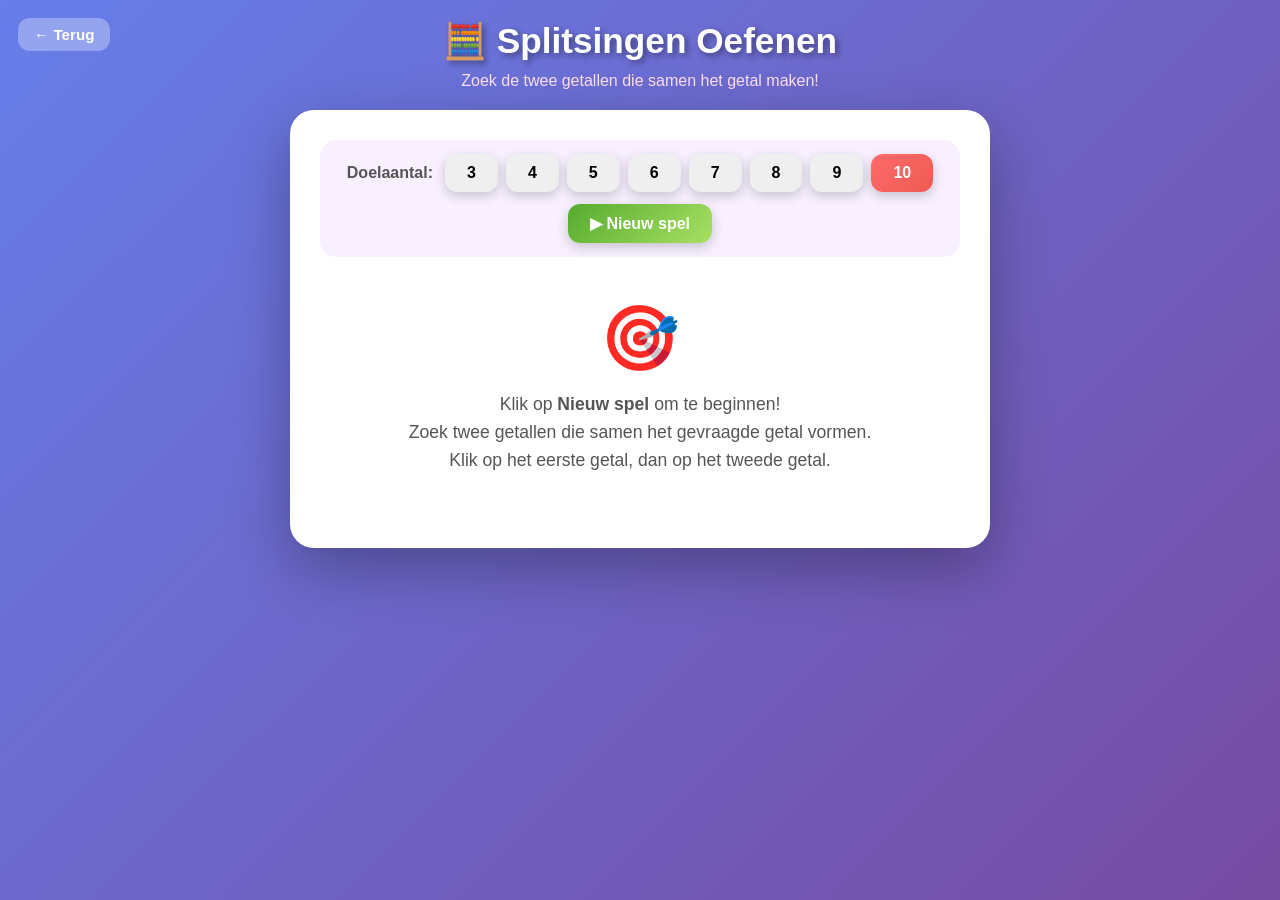
<file: splitsen/splitsingen-spel.html>
<!DOCTYPE html>
<html lang="nl">

<head>
  <meta charset="UTF-8">
  <meta name="viewport" content="width=device-width, initial-scale=1.0">
  <title>Splitsingen - Rekenspel</title>
  <link rel="stylesheet" href="splitsingen-spel.css">
  <link rel="stylesheet" href="../shared/animaties.css">
</head>

<body>
  <a class="back-link" href="../index.html">&#x2190; Terug</a>
  <h1>&#x1F9EE; Splitsingen Oefenen</h1>
  <p class="subtitle">Zoek de twee getallen die samen het getal maken!</p>

  <div class="game-container">
    <div class="settings-bar">
      <label>Doelaantal:</label>
      <div class="target-buttons">
        <button class="btn" onclick="setTarget(3, this)">3</button>
        <button class="btn" onclick="setTarget(4, this)">4</button>
        <button class="btn" onclick="setTarget(5, this)">5</button>
        <button class="btn" onclick="setTarget(6, this)">6</button>
        <button class="btn" onclick="setTarget(7, this)">7</button>
        <button class="btn" onclick="setTarget(8, this)">8</button>
        <button class="btn" onclick="setTarget(9, this)">9</button>
        <button class="btn active" onclick="setTarget(10, this)">10</button>
      </div>
      <button class="btn btn-start" onclick="startGame()">&#x25B6; Nieuw spel</button>
    </div>

    <div class="start-screen" id="startScreen">
      <div class="start-emoji">&#x1F3AF;</div>
      <p>Klik op <strong>Nieuw spel</strong> om te beginnen!<br>
        Zoek twee getallen die samen het gevraagde getal vormen.<br>
        Klik op het eerste getal, dan op het tweede getal.</p>
    </div>

    <div id="gameScreen" style="display:none;">
      <div id="gameControls">
        <div class="target-display">
          <div class="target-label">Zoek twee getallen die samen</div>
          <div class="target-number" id="targetNumber">10</div>
          <div class="together-label">maken</div>
        </div>
        <div class="scoreboard">
          <div class="score-box">
            <div class="score-value" id="foundCount">0</div>
            <div class="score-label">&#x2705; Goed</div>
          </div>
          <div class="score-box">
            <div class="score-value" id="wrongCount">0</div>
            <div class="score-label">&#x274C; Fout</div>
          </div>
          <div class="score-box">
            <div class="score-value" id="pairsLeft">0</div>
            <div class="score-label">&#x1F50D; Over</div>
          </div>
        </div>
        <div class="progress-bar-outer">
          <div class="progress-bar-inner" id="progressBar" style="width:0%"></div>
        </div>
        <div class="message info" id="message">Klik op het eerste getal!</div>
      </div>

      <div class="win-screen" id="winScreen">
        <div class="win-emoji">&#x1F389;</div>
        <div class="win-title">Super gedaan!</div>
        <div class="win-stats" id="winStats"></div>
        <button class="btn btn-start" onclick="startGame()" style="font-size:1.2em;padding:14px 30px;">
          &#x1F504; Nog een keer!
        </button>
      </div>

      <div class="grid cols-4" id="tileGrid"></div>
    </div>
  </div>

  <div class="confetti" id="confettiContainer"></div>

  <script src="../shared/animaties.js"></script>
  <script src="splitsingen-spel.js"></script>
</body>

</html>
</file>
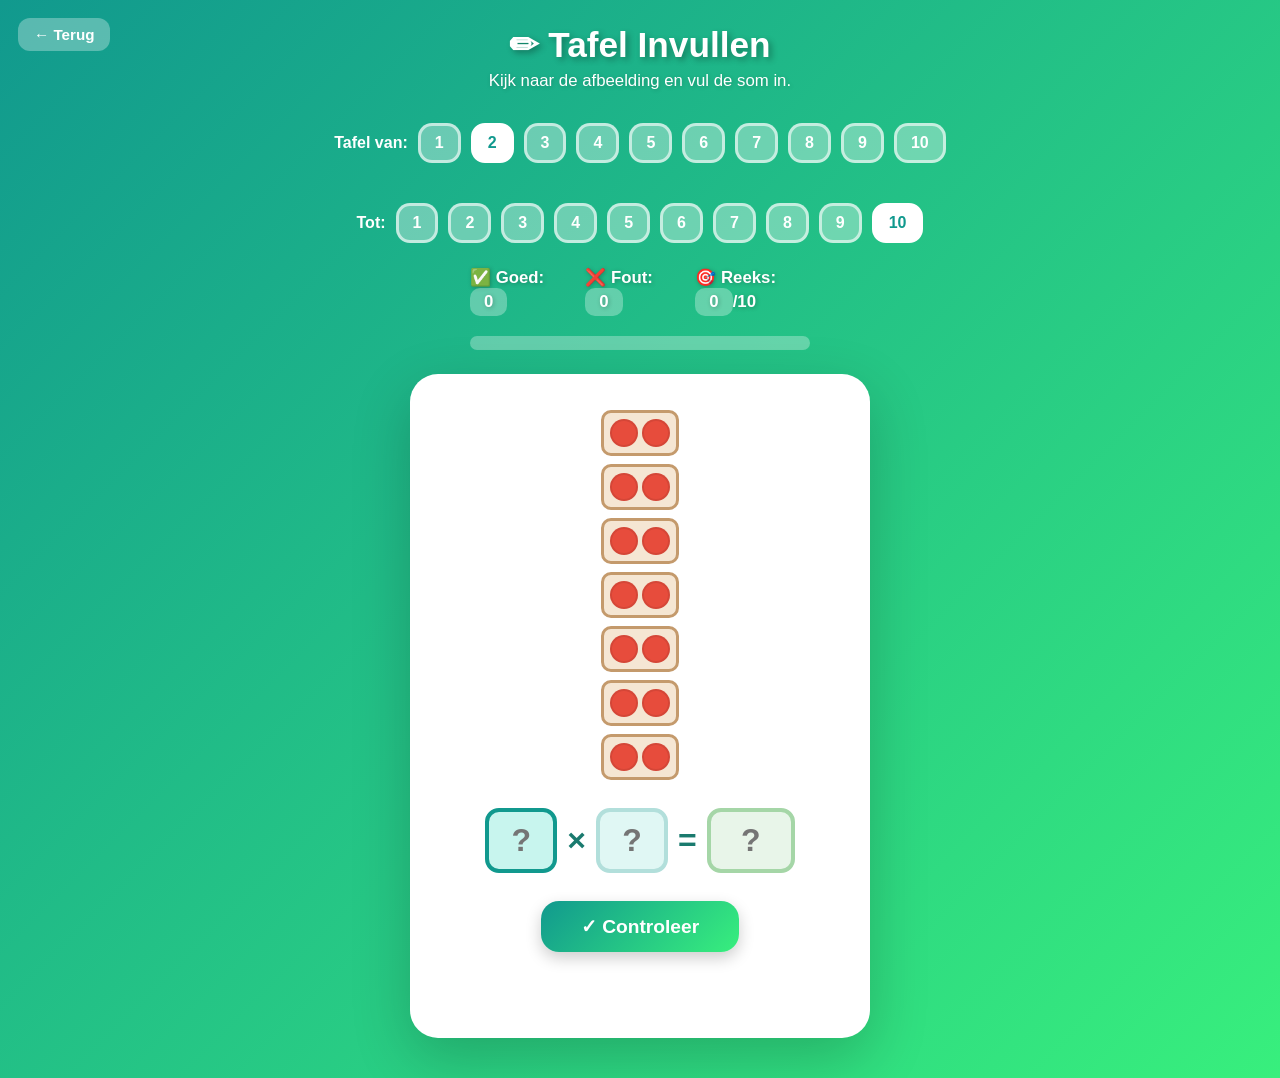
<file: tafel-invullen/tafel-invullen-spel.html>
<!DOCTYPE html>
<html lang="nl">

<head>
  <meta charset="UTF-8">
  <meta name="viewport" content="width=device-width, initial-scale=1.0">
  <title>Tafel Invullen</title>
  <link rel="stylesheet" href="tafel-invullen-spel.css">
  <link rel="stylesheet" href="../shared/animaties.css">
</head>

<body>

  <a class="back-link" href="../index.html">&#x2190; Terug</a>

  <h1>&#x270F; Tafel Invullen</h1>

  <p style="color:white;font-size:1.05em;margin-bottom:16px;text-shadow:1px 1px 4px rgba(0,0,0,0.2);">Kijk naar de afbeelding en vul de som in.</p>

  <!-- Tafel van -->
  <div class="level-bar">
    <span style="color:white;font-weight:bold;align-self:center;">Tafel van:</span>
    <button class="tafel-btn" onclick="setTafel(1)">1</button>
    <button class="tafel-btn active" onclick="setTafel(2)">2</button>
    <button class="tafel-btn" onclick="setTafel(3)">3</button>
    <button class="tafel-btn" onclick="setTafel(4)">4</button>
    <button class="tafel-btn" onclick="setTafel(5)">5</button>
    <button class="tafel-btn" onclick="setTafel(6)">6</button>
    <button class="tafel-btn" onclick="setTafel(7)">7</button>
    <button class="tafel-btn" onclick="setTafel(8)">8</button>
    <button class="tafel-btn" onclick="setTafel(9)">9</button>
    <button class="tafel-btn" onclick="setTafel(10)">10</button>
  </div>

  <!-- Tot -->
  <div class="level-bar">
    <span style="color:white;font-weight:bold;align-self:center;">Tot:</span>
    <button class="max-btn" onclick="setMaxA(1)">1</button>
    <button class="max-btn" onclick="setMaxA(2)">2</button>
    <button class="max-btn" onclick="setMaxA(3)">3</button>
    <button class="max-btn" onclick="setMaxA(4)">4</button>
    <button class="max-btn" onclick="setMaxA(5)">5</button>
    <button class="max-btn" onclick="setMaxA(6)">6</button>
    <button class="max-btn" onclick="setMaxA(7)">7</button>
    <button class="max-btn" onclick="setMaxA(8)">8</button>
    <button class="max-btn" onclick="setMaxA(9)">9</button>
    <button class="max-btn active" onclick="setMaxA(10)">10</button>
  </div>

  <!-- Score -->
  <div class="score-bar">
    <div class="score-item">&#x2705; Goed: <span id="scoreGoed">0</span></div>
    <div class="score-item">&#x274C; Fout: <span id="scoreFout">0</span></div>
    <div class="score-item">&#x1F3AF; Reeks: <span id="scoreReeks">0</span>/10</div>
  </div>

  <!-- Voortgangsbalk -->
  <div class="progress-wrap">
    <div class="progress-bar" id="progressBar"></div>
  </div>

  <!-- Spelbox -->
  <div class="game-box">
    <div id="visualisatie"></div>

    <div class="som-invul">
      <input type="number" id="inputA" class="som-input" min="1" max="10" placeholder="?">
      <span class="som-teken">&times;</span>
      <input type="number" id="inputB" class="som-input" min="1" max="10" placeholder="?">
      <span class="som-teken">=</span>
      <input type="number" id="inputAntwoord" class="som-input antwoord-input" min="1" max="100" placeholder="?">
    </div>

    <button class="controleer-btn" id="controleerBtn" onclick="controleer()">&#x2713; Controleer</button>

    <div class="feedback" id="feedback"></div>
  </div>

  <!-- Beloning overlay -->
  <div class="reward-overlay" id="rewardOverlay">
    <div class="reward-box">
      <div class="star-row" id="rewardIcoon">&#x2B50;&#x1F389;&#x2B50;</div>
      <h2 id="rewardTitel">Geweldig!</h2>
      <p id="rewardText">Je hebt 10 sommen goed!</p>
      <button class="go-btn" onclick="volgende()">&#x25B6; Nog meer sommen!</button>
    </div>
  </div>

  <script src="../shared/animaties.js"></script>
  <script src="tafel-invullen-spel.js"></script>

</body>
</html>
</file>
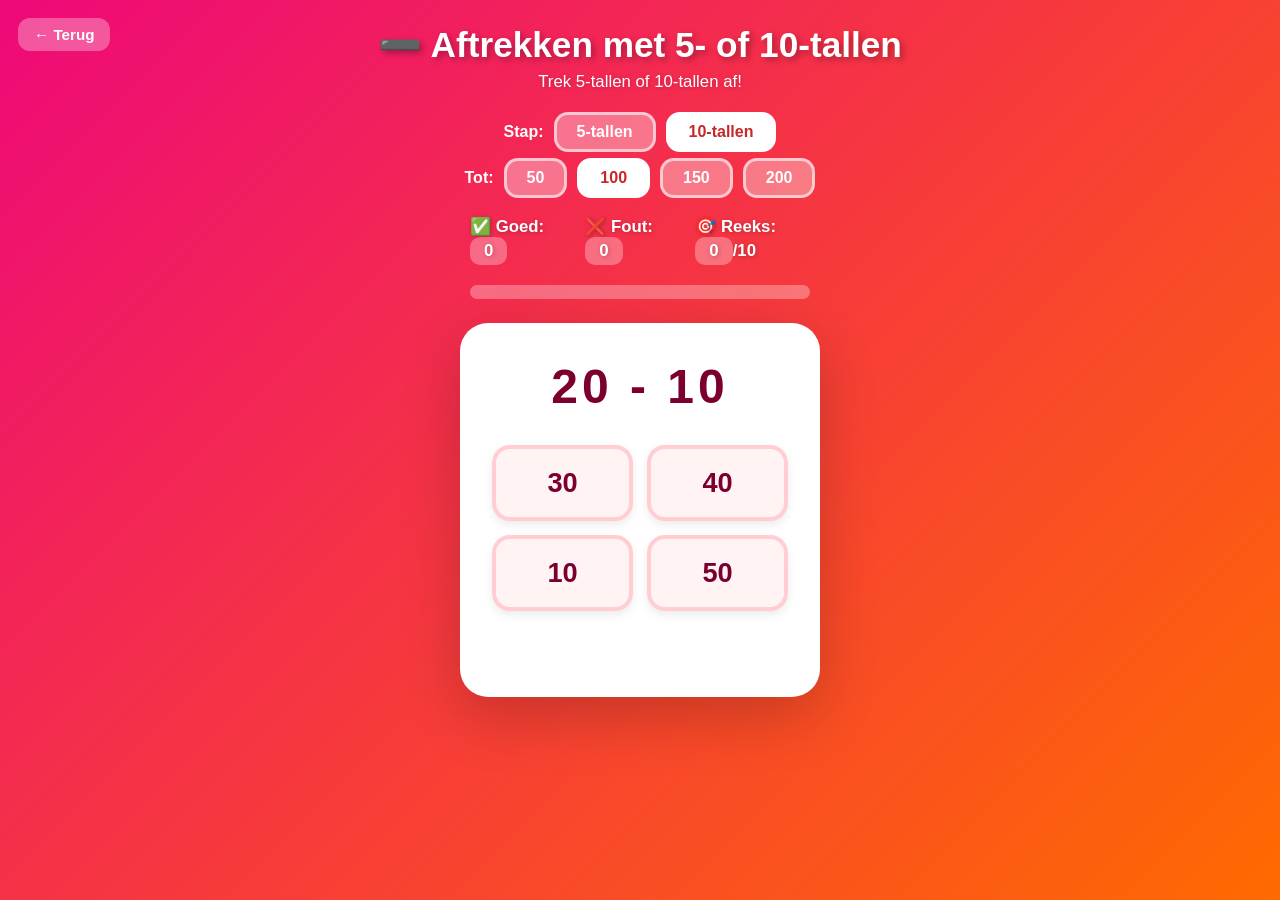
<file: tallen-aftrekken/tallen-aftrekken-spel.html>
<!DOCTYPE html>
<html lang="nl">

<head>
  <meta charset="UTF-8">
  <meta name="viewport" content="width=device-width, initial-scale=1.0">
  <title>Aftrekken met 5- of 10-tallen</title>
  <link rel="stylesheet" href="tallen-aftrekken-spel.css">
  <link rel="stylesheet" href="../shared/animaties.css">
</head>

<body>

  <a class="back-link" href="../index.html">&#x2190; Terug</a>

  <h1>&#x2796; Aftrekken met 5- of 10-tallen</h1>

  <p style="color:white;font-size:1.05em;margin-bottom:10px;text-shadow:1px 1px 4px rgba(0,0,0,0.2);">Trek 5-tallen of 10-tallen af!</p>

  <!-- Stap keuze -->
  <div class="level-bar">
    <span class="level-label">Stap:</span>
    <button class="level-btn stap-btn" data-val="5" onclick="setStap(5)">5-tallen</button>
    <button class="level-btn stap-btn active" data-val="10" onclick="setStap(10)">10-tallen</button>
  </div>

  <!-- Niveau keuze -->
  <div class="level-bar">
    <span class="level-label">Tot:</span>
    <button class="level-btn niveau-btn" data-val="50" onclick="setNiveau(50)">50</button>
    <button class="level-btn niveau-btn active" data-val="100" onclick="setNiveau(100)">100</button>
    <button class="level-btn niveau-btn" data-val="150" onclick="setNiveau(150)">150</button>
    <button class="level-btn niveau-btn" data-val="200" onclick="setNiveau(200)">200</button>
  </div>

  <!-- Score -->
  <div class="score-bar">
    <div class="score-item">&#x2705; Goed: <span id="scoreGoed">0</span></div>
    <div class="score-item">&#x274C; Fout: <span id="scoreFout">0</span></div>
    <div class="score-item">&#x1F3AF; Reeks: <span id="scoreReeks">0</span>/10</div>
  </div>

  <!-- Voortgangsbalk -->
  <div class="progress-wrap">
    <div class="progress-bar" id="progressBar"></div>
  </div>

  <!-- Spelbox -->
  <div class="game-box">
    <div class="som-display" id="somDisplay">30 - 10</div>
    <div class="answers-grid" id="answersGrid"></div>
    <div class="feedback" id="feedback"></div>
  </div>

  <!-- Beloning overlay -->
  <div class="reward-overlay" id="rewardOverlay">
    <div class="reward-box">
      <div class="star-row" id="rewardIcoon">&#x2B50;&#x1F389;&#x2B50;</div>
      <h2 id="rewardTitel">Geweldig!</h2>
      <p id="rewardText">Je hebt 10 sommen goed!</p>
      <button class="go-btn" onclick="volgende()">&#x25B6; Nog meer sommen!</button>
    </div>
  </div>

  <script src="../shared/animaties.js"></script>
  <script src="tallen-aftrekken-spel.js"></script>

</body>
</html>
</file>
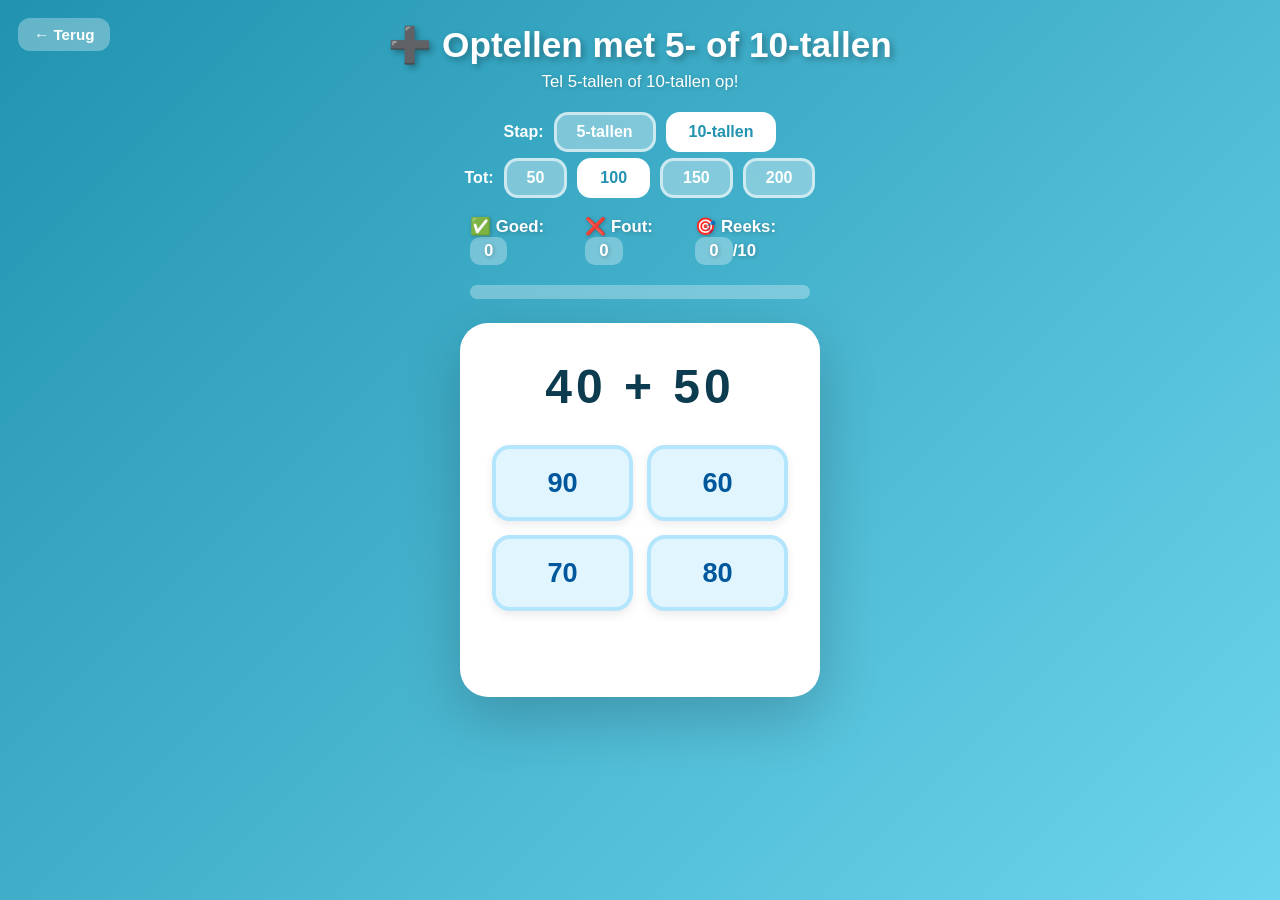
<file: tallen-optellen/tallen-optellen-spel.html>
<!DOCTYPE html>
<html lang="nl">

<head>
  <meta charset="UTF-8">
  <meta name="viewport" content="width=device-width, initial-scale=1.0">
  <title>Optellen met 5- of 10-tallen</title>
  <link rel="stylesheet" href="tallen-optellen-spel.css">
  <link rel="stylesheet" href="../shared/animaties.css">
</head>

<body>

  <a class="back-link" href="../index.html">&#x2190; Terug</a>

  <h1>&#x2795; Optellen met 5- of 10-tallen</h1>

  <p style="color:white;font-size:1.05em;margin-bottom:10px;text-shadow:1px 1px 4px rgba(0,0,0,0.2);">Tel 5-tallen of 10-tallen op!</p>

  <!-- Stap keuze -->
  <div class="level-bar">
    <span class="level-label">Stap:</span>
    <button class="level-btn stap-btn" data-val="5" onclick="setStap(5)">5-tallen</button>
    <button class="level-btn stap-btn active" data-val="10" onclick="setStap(10)">10-tallen</button>
  </div>

  <!-- Niveau keuze -->
  <div class="level-bar">
    <span class="level-label">Tot:</span>
    <button class="level-btn niveau-btn" data-val="50" onclick="setNiveau(50)">50</button>
    <button class="level-btn niveau-btn active" data-val="100" onclick="setNiveau(100)">100</button>
    <button class="level-btn niveau-btn" data-val="150" onclick="setNiveau(150)">150</button>
    <button class="level-btn niveau-btn" data-val="200" onclick="setNiveau(200)">200</button>
  </div>

  <!-- Score -->
  <div class="score-bar">
    <div class="score-item">&#x2705; Goed: <span id="scoreGoed">0</span></div>
    <div class="score-item">&#x274C; Fout: <span id="scoreFout">0</span></div>
    <div class="score-item">&#x1F3AF; Reeks: <span id="scoreReeks">0</span>/10</div>
  </div>

  <!-- Voortgangsbalk -->
  <div class="progress-wrap">
    <div class="progress-bar" id="progressBar"></div>
  </div>

  <!-- Spelbox -->
  <div class="game-box">
    <div class="som-display" id="somDisplay">10 + 20</div>
    <div class="answers-grid" id="answersGrid"></div>
    <div class="feedback" id="feedback"></div>
  </div>

  <!-- Beloning overlay -->
  <div class="reward-overlay" id="rewardOverlay">
    <div class="reward-box">
      <div class="star-row" id="rewardIcoon">&#x2B50;&#x1F389;&#x2B50;</div>
      <h2 id="rewardTitel">Geweldig!</h2>
      <p id="rewardText">Je hebt 10 sommen goed!</p>
      <button class="go-btn" onclick="volgende()">&#x25B6; Nog meer sommen!</button>
    </div>
  </div>

  <script src="../shared/animaties.js"></script>
  <script src="tallen-optellen-spel.js"></script>

</body>
</html>
</file>
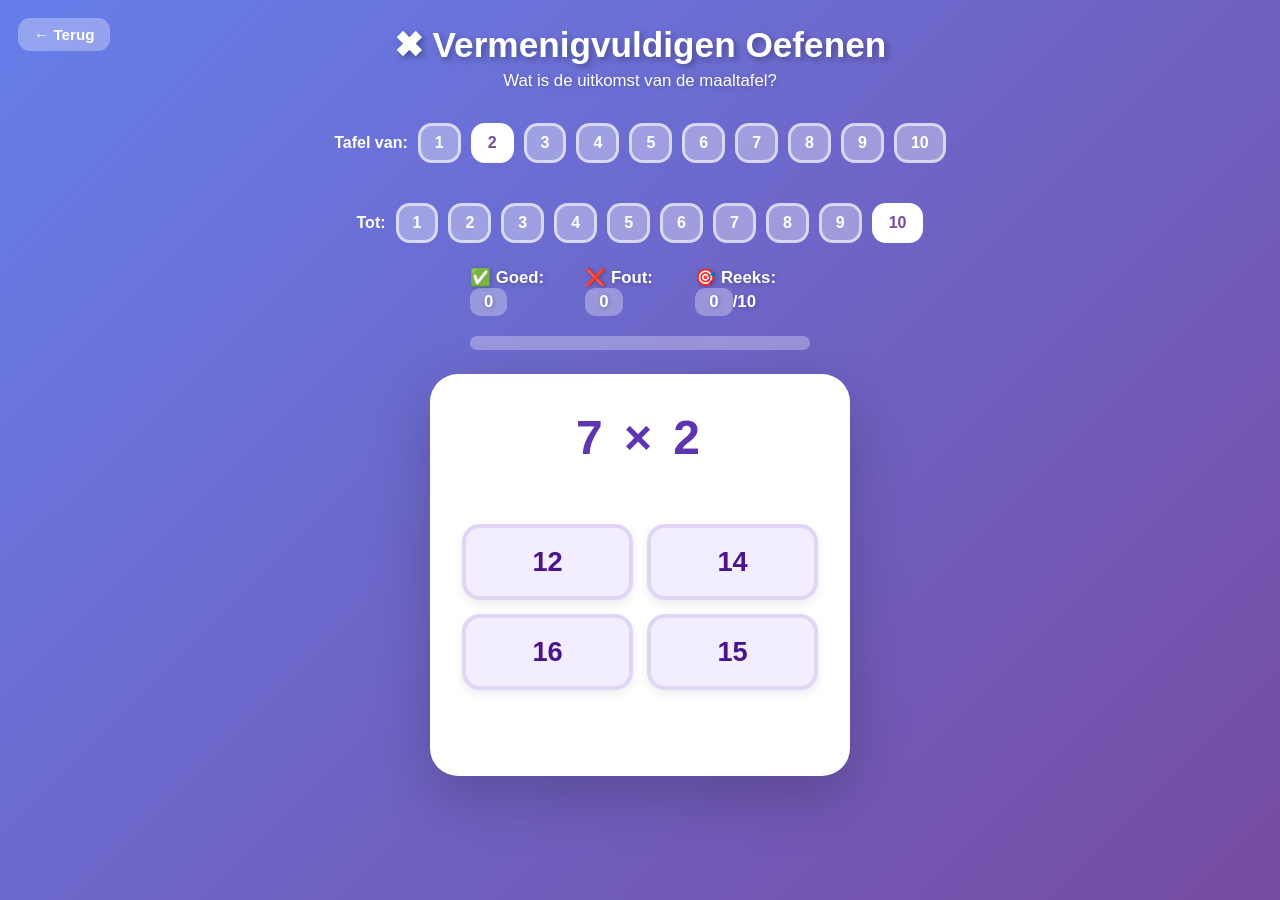
<file: vermenigvuldigen/vermenigvuldigen-spel.html>
<!DOCTYPE html>
<html lang="nl">

<head>
  <meta charset="UTF-8">
  <meta name="viewport" content="width=device-width, initial-scale=1.0">
  <title>Vermenigvuldigen Oefenen</title>
  <link rel="stylesheet" href="vermenigvuldigen-spel.css">
  <link rel="stylesheet" href="../shared/animaties.css">
</head>

<body>

  <a class="back-link" href="../index.html">&#x2190; Terug</a>

  <h1>&#x2716; Vermenigvuldigen Oefenen</h1>

  <p style="color:white;font-size:1.05em;margin-bottom:16px;text-shadow:1px 1px 4px rgba(0,0,0,0.2);">Wat is de uitkomst van de maaltafel?</p>

  <!-- Tafel van -->
  <div class="level-bar">
    <span style="color:white;font-weight:bold;align-self:center;">Tafel van:</span>
    <button class="tafel-btn" onclick="setTafel(1)">1</button>
    <button class="tafel-btn active" onclick="setTafel(2)">2</button>
    <button class="tafel-btn" onclick="setTafel(3)">3</button>
    <button class="tafel-btn" onclick="setTafel(4)">4</button>
    <button class="tafel-btn" onclick="setTafel(5)">5</button>
    <button class="tafel-btn" onclick="setTafel(6)">6</button>
    <button class="tafel-btn" onclick="setTafel(7)">7</button>
    <button class="tafel-btn" onclick="setTafel(8)">8</button>
    <button class="tafel-btn" onclick="setTafel(9)">9</button>
    <button class="tafel-btn" onclick="setTafel(10)">10</button>
  </div>

  <!-- Vermenigvuldigingen tot -->
  <div class="level-bar">
    <span style="color:white;font-weight:bold;align-self:center;">Tot:</span>
    <button class="max-btn" onclick="setMaxA(1)">1</button>
    <button class="max-btn" onclick="setMaxA(2)">2</button>
    <button class="max-btn" onclick="setMaxA(3)">3</button>
    <button class="max-btn" onclick="setMaxA(4)">4</button>
    <button class="max-btn" onclick="setMaxA(5)">5</button>
    <button class="max-btn" onclick="setMaxA(6)">6</button>
    <button class="max-btn" onclick="setMaxA(7)">7</button>
    <button class="max-btn" onclick="setMaxA(8)">8</button>
    <button class="max-btn" onclick="setMaxA(9)">9</button>
    <button class="max-btn active" onclick="setMaxA(10)">10</button>
  </div>

  <!-- Score -->
  <div class="score-bar">
    <div class="score-item">&#x2705; Goed: <span id="scoreGoed">0</span></div>
    <div class="score-item">&#x274C; Fout: <span id="scoreFout">0</span></div>
    <div class="score-item">&#x1F3AF; Reeks: <span id="scoreReeks">0</span>/10</div>
  </div>

  <!-- Voortgangsbalk -->
  <div class="progress-wrap">
    <div class="progress-bar" id="progressBar"></div>
  </div>

  <!-- Spelbox -->
  <div class="game-box">
    <div class="som-display" id="somDisplay">3 &times; 2</div>
    <div id="visualisatie"></div>
    <div class="answers-grid" id="answersGrid"></div>
    <div class="feedback" id="feedback"></div>
  </div>

  <!-- Beloning overlay -->
  <div class="reward-overlay" id="rewardOverlay">
    <div class="reward-box">
      <div class="star-row" id="rewardIcoon">&#x2B50;&#x1F389;&#x2B50;</div>
      <h2 id="rewardTitel">Geweldig!</h2>
      <p id="rewardText">Je hebt 10 sommen goed!</p>
      <button class="go-btn" onclick="volgende()">&#x25B6; Nog meer sommen!</button>
    </div>
  </div>

  <script src="../shared/animaties.js"></script>
  <script src="vermenigvuldigen-spel.js"></script>

</body>
</html>
</file>
<file: aftrekken/aftrekken-spel.css>
* {
  box-sizing: border-box;
  margin: 0;
  padding: 0;
}

body {
  font-family: 'Comic Sans MS', 'Chalkboard SE', 'Arial Rounded MT Bold', sans-serif;
  background: linear-gradient(135deg, #11998e 0%, #38ef7d 100%);
  min-height: 100vh;
  display: flex;
  flex-direction: column;
  align-items: center;
  padding: 24px 16px 40px;
}

h1 {
  color: white;
  font-size: 2.2em;
  text-shadow: 3px 3px 6px rgba(0,0,0,0.3);
  margin-bottom: 6px;
  text-align: center;
}

.back-link {
  position: absolute;
  top: 18px;
  left: 18px;
  background: rgba(255,255,255,0.3);
  color: white;
  font-family: inherit;
  font-size: 0.95em;
  font-weight: bold;
  padding: 8px 16px;
  border-radius: 12px;
  text-decoration: none;
  transition: background 0.15s;
}

.back-link:hover {
  background: rgba(255,255,255,0.5);
}

.level-bar {
  display: flex;
  gap: 10px;
  flex-wrap: wrap;
  justify-content: center;
  margin: 16px 0 12px;
}

.level-btn {
  background: rgba(255,255,255,0.35);
  color: white;
  font-family: inherit;
  font-size: 1em;
  font-weight: bold;
  border: 3px solid rgba(255,255,255,0.6);
  border-radius: 14px;
  padding: 8px 20px;
  cursor: pointer;
  transition: background 0.15s, transform 0.1s;
}

.level-btn:hover {
  background: rgba(255,255,255,0.55);
  transform: scale(1.06);
}

.level-btn.active {
  background: white;
  color: #11998e;
  border-color: white;
}

.score-bar {
  display: flex;
  gap: 24px;
  justify-content: center;
  width: 340px;
  max-width: 100%;
  margin-bottom: 20px;
  color: white;
  font-size: 1.05em;
  font-weight: bold;
  text-shadow: 1px 1px 4px rgba(0,0,0,0.25);
}

.score-item span {
  background: rgba(255,255,255,0.3);
  border-radius: 10px;
  padding: 4px 14px;
  display: inline-block;
}

.progress-wrap {
  width: 340px;
  max-width: 100%;
  background: rgba(255,255,255,0.3);
  border-radius: 20px;
  height: 14px;
  margin-bottom: 24px;
  overflow: hidden;
}

.progress-bar {
  height: 100%;
  border-radius: 20px;
  background: white;
  transition: width 0.4s ease;
  width: 0%;
}

.game-box {
  background: white;
  border-radius: 28px;
  box-shadow: 0 20px 60px rgba(0,0,0,0.2);
  padding: 36px 32px 32px;
  width: 360px;
  max-width: 100%;
  display: flex;
  flex-direction: column;
  align-items: center;
  gap: 28px;
}

.som-display {
  font-size: 3em;
  font-weight: bold;
  color: #00695c;
  letter-spacing: 4px;
  text-align: center;
  min-height: 1.2em;
  animation: popIn 0.25s ease;
}

@keyframes popIn {
  0%   { transform: scale(0.7); opacity: 0.4; }
  70%  { transform: scale(1.08); }
  100% { transform: scale(1); opacity: 1; }
}

.answers-grid {
  display: grid;
  grid-template-columns: 1fr 1fr;
  gap: 14px;
  width: 100%;
}

.answer-btn {
  font-family: inherit;
  font-size: 1.7em;
  font-weight: bold;
  padding: 18px 10px;
  border-radius: 18px;
  border: 4px solid #b2dfdb;
  background: #e0f2f1;
  color: #004d40;
  cursor: pointer;
  transition: transform 0.12s, background 0.15s, border-color 0.15s;
  box-shadow: 0 4px 10px rgba(0,0,0,0.08);
}

.answer-btn:hover:not(:disabled) {
  transform: scale(1.07);
  background: #b2dfdb;
  border-color: #26a69a;
}

.answer-btn:active:not(:disabled) {
  transform: scale(0.96);
}

.answer-btn.goed {
  background: #c8e6c9;
  border-color: #43a047;
  color: #1b5e20;
  animation: bounce 0.35s ease;
}

.answer-btn.fout {
  background: #ffcdd2;
  border-color: #e53935;
  color: #7f0000;
  animation: shake 0.4s ease;
}

@keyframes bounce {
  0%   { transform: scale(1); }
  40%  { transform: scale(1.15); }
  70%  { transform: scale(0.95); }
  100% { transform: scale(1); }
}

@keyframes shake {
  0%, 100% { transform: translateX(0); }
  20%       { transform: translateX(-8px); }
  40%       { transform: translateX(8px); }
  60%       { transform: translateX(-6px); }
  80%       { transform: translateX(6px); }
}

.feedback {
  font-size: 1.2em;
  font-weight: bold;
  min-height: 1.4em;
  text-align: center;
}

.feedback.goed  { color: #2e7d32; }
.feedback.fout  { color: #c62828; }

.reward-overlay {
  display: none;
  position: fixed;
  inset: 0;
  background: rgba(0,0,0,0.45);
  z-index: 100;
  flex-direction: column;
  align-items: center;
  justify-content: center;
}

.reward-overlay.show {
  display: flex;
}

.reward-box {
  background: white;
  border-radius: 32px;
  padding: 40px 48px;
  text-align: center;
  box-shadow: 0 30px 80px rgba(0,0,0,0.4);
  animation: popIn 0.4s ease;
}

.reward-box .star-row {
  font-size: 2.6em;
  letter-spacing: 4px;
  margin-bottom: 12px;
}

.reward-box h2 {
  font-size: 2em;
  color: #11998e;
  margin-bottom: 8px;
}

.reward-box p {
  font-size: 1.15em;
  color: #555;
  margin-bottom: 24px;
}

.reward-box .go-btn {
  background: linear-gradient(135deg, #11998e, #38ef7d);
  color: white;
  font-family: inherit;
  font-size: 1.2em;
  font-weight: bold;
  padding: 14px 36px;
  border: none;
  border-radius: 16px;
  cursor: pointer;
  box-shadow: 0 6px 16px rgba(0,0,0,0.2);
  transition: transform 0.1s;
}

.reward-box .go-btn:active { transform: scale(0.95); }

/* Tablet / iPad (601–1024px) */
@media (min-width: 601px) and (max-width: 1024px) {
  .game-box { width: 420px; }
  .progress-wrap { width: 420px; }
}

/* Smartphone (≤ 600px) */
@media (max-width: 600px) {
  body { padding: 12px 10px 32px; }
  h1 { font-size: 1.7em; }
  .back-link { position: static; align-self: flex-start; font-size: 0.9em; padding: 7px 14px; margin-bottom: 6px; }
  .level-bar { display: grid; grid-template-columns: repeat(4, 1fr); width: 100%; gap: 6px; margin: 8px 0 16px; }
  .level-btn { padding: 8px 4px; font-size: 0.85em; }
  .score-bar { display: grid; grid-template-columns: repeat(3, 1fr); width: 100%; gap: 6px; font-size: 0.85em; text-align: center; margin-bottom: 16px; }
  .progress-wrap { width: 100%; }
  .game-box { padding: 20px 14px 18px; }
  .som-display { font-size: 2.1em; letter-spacing: 2px; }
  .answer-btn { font-size: 1.4em; padding: 14px 8px; border-radius: 14px; }
  .reward-box { padding: 28px 24px; }
  .reward-box h2 { font-size: 1.6em; }
}
</file>
<file: shared/animaties.css>
/* Gedeelde animatiestijlen voor alle rekenspelletjes */

.deeltje {
  position: fixed;
  pointer-events: none;
  z-index: 200;
}

@keyframes confettiFall {
  0%   { transform: translateY(0) rotate(0deg); opacity: 1; }
  80%  { opacity: 1; }
  100% { transform: translateY(110vh) rotate(720deg); opacity: 0; }
}

@keyframes ballonOmhoog {
  0%   { transform: translateY(0) translateX(0); opacity: 1; }
  25%  { transform: translateY(-25vh) translateX(var(--sway)); }
  50%  { transform: translateY(-55vh) translateX(0); }
  75%  { transform: translateY(-80vh) translateX(calc(var(--sway) * -1)); }
  100% { transform: translateY(-115vh) translateX(0); opacity: 0; }
}

@keyframes vuurwerkDeeltje {
  0%   { transform: translate(0, 0) scale(1); opacity: 1; }
  100% { transform: translate(var(--dx), var(--dy)) scale(0); opacity: 0; }
}

@keyframes rollenOver {
  0%   { transform: translate(-80px, 0) rotate(0deg); opacity: 0; }
  8%   { opacity: 1; }
  92%  { opacity: 1; }
  100% { transform: translate(110vw, 0) rotate(720deg); opacity: 0; }
}

@keyframes explosieBurst {
  0%   { transform: translate(0, 0) scale(0.2); opacity: 1; }
  40%  { transform: translate(calc(var(--dx) * 0.6), calc(var(--dy) * 0.6)) scale(1.4); }
  100% { transform: translate(var(--dx), var(--dy)) scale(0.1); opacity: 0; }
}

@keyframes paradeDier {
  0%   { transform: translate(-80px, 0); opacity: 0; }
  6%   { opacity: 1; }
  15%  { transform: translate(10vw,  -45px); }
  30%  { transform: translate(27vw,    5px); }
  45%  { transform: translate(44vw,  -45px); }
  60%  { transform: translate(61vw,    5px); }
  75%  { transform: translate(78vw,  -45px); }
  90%  { transform: translate(93vw,    5px); opacity: 1; }
  100% { transform: translate(115vw, -20px); opacity: 0; }
}
</file>
<file: doolhof/doolhof-spel.css>
* { box-sizing: border-box; margin: 0; padding: 0; }

body {
  font-family: 'Comic Sans MS', 'Chalkboard SE', 'Arial Rounded MT Bold', sans-serif;
  background: linear-gradient(135deg, #134e5e 0%, #71b280 100%);
  min-height: 100vh;
  display: flex;
  flex-direction: column;
  align-items: center;
  padding: 24px 16px 40px;
}

h1 {
  color: white;
  font-size: 2em;
  text-shadow: 3px 3px 6px rgba(0,0,0,0.3);
  margin-bottom: 10px;
  text-align: center;
}

.back-link {
  position: absolute; top: 18px; left: 18px;
  background: rgba(255,255,255,0.3); color: white;
  font-family: inherit; font-size: 0.95em; font-weight: bold;
  padding: 8px 16px; border-radius: 12px; text-decoration: none;
  transition: background 0.15s;
}
.back-link:hover { background: rgba(255,255,255,0.5); }

/* Getal keuze */
.getal-label {
  color: white; font-weight: bold; font-size: 1em;
  margin-bottom: 6px; text-align: center;
  text-shadow: 1px 1px 3px rgba(0,0,0,0.3);
}
.getal-bar {
  display: flex; gap: 6px; flex-wrap: wrap;
  justify-content: center;
  max-width: min(380px, 95vw);
  margin-bottom: 14px;
}
.getal-btn {
  background: rgba(255,255,255,0.3); color: white;
  font-family: inherit; font-size: 1em; font-weight: bold;
  border: 2px solid rgba(255,255,255,0.5); border-radius: 10px;
  padding: 6px 10px; cursor: pointer; min-width: 36px;
  transition: background 0.15s, transform 0.1s;
}
.getal-btn:hover { background: rgba(255,255,255,0.5); transform: scale(1.08); }
.getal-btn.active { background: white; color: #134e5e; border-color: white; }

/* Info bar */
.info-bar {
  display: flex; gap: 14px; align-items: center;
  flex-wrap: wrap; justify-content: center;
  margin-bottom: 14px;
}
.info-label { color: white; font-weight: bold; font-size: 1.05em; text-shadow: 1px 1px 4px rgba(0,0,0,0.3); }
.doelgetal-badge {
  background: #ffd200; color: #333;
  font-size: 1.7em; font-weight: bold;
  padding: 5px 20px; border-radius: 12px;
  box-shadow: 0 4px 12px rgba(0,0,0,0.25);
  min-width: 56px; text-align: center;
}
.levens-badge {
  background: rgba(255,255,255,0.3); color: white;
  font-size: 1.4em; font-weight: bold;
  padding: 5px 14px; border-radius: 12px;
  letter-spacing: 2px;
}

/* Maze */
.maze-wrap {
  background: #2d5a1b;
  border-radius: 10px;
  padding: 4px;
  box-shadow: 0 20px 60px rgba(0,0,0,0.4);
  line-height: 0;
  margin-bottom: 16px;
}

#mazeTable {
  border-collapse: collapse;
  width: min(360px, 92vw);
  table-layout: fixed;
}

td.cel {
  height: calc(min(360px, 92vw) / 9);
  text-align: center; vertical-align: middle;
  cursor: pointer;
  background: #f0f4e8;
  font-weight: bold;
  color: #2d3a1b;
  user-select: none;
  font-size: clamp(9px, 2.5vw, 13px);
  border: 2px solid #b8cca8;
  transition: background 0.08s;
  line-height: 1.15;
  padding: 1px;
}

td.cel:hover { filter: brightness(0.93); }

td.cel.start-cel  { background: #a5d6a7; border-color: #43a047; color: #1b5e20; }
td.cel.finish-cel { background: #fff59d; border-color: #f9a825; color: #5d4037; }
td.cel.huidig     { background: #ffd200 !important; color: #333 !important; border-color: #e6b800 !important; }
td.cel.bezocht    { background: #c8e6c9; border-color: #81c784; }

@keyframes foutFlits {
  0%   { background: #ef5350; color: white; }
  100% { background: #f0f4e8; color: #2d3a1b; }
}
@keyframes foutFlitsBezocht {
  0%   { background: #ef5350; color: white; }
  100% { background: #c8e6c9; color: #2d3a1b; }
}
td.cel.fout-flits         { animation: foutFlits 0.5s ease-out forwards; }
td.cel.bezocht.fout-flits { animation: foutFlitsBezocht 0.5s ease-out forwards; }

/* Buttons */
.nieuw-btn {
  background: linear-gradient(135deg, #56ab2f, #a8e063);
  color: white; font-family: inherit;
  font-size: 1.1em; font-weight: bold;
  padding: 12px 32px; border: none; border-radius: 16px;
  cursor: pointer; box-shadow: 0 6px 16px rgba(0,0,0,0.25);
  transition: transform 0.1s;
}
.nieuw-btn:active { transform: scale(0.95); }

/* Overlays */
.overlay {
  display: none; position: fixed; inset: 0;
  background: rgba(0,0,0,0.5); z-index: 100;
  flex-direction: column; align-items: center; justify-content: center;
}
.overlay.show { display: flex; }

.overlay-box {
  background: white; border-radius: 28px;
  padding: 40px 48px; text-align: center;
  box-shadow: 0 30px 80px rgba(0,0,0,0.4);
  animation: popIn 0.4s ease;
  max-width: 90vw;
}
.overlay-box .icoon-row { font-size: 2.8em; letter-spacing: 4px; margin-bottom: 12px; }
.overlay-box h2 { font-size: 2em; margin-bottom: 8px; }
.overlay-box p  { font-size: 1.1em; color: #555; margin-bottom: 24px; }
.overlay-box .go-btn {
  background: linear-gradient(135deg, #56ab2f, #a8e063);
  color: white; font-family: inherit; font-size: 1.2em; font-weight: bold;
  padding: 14px 36px; border: none; border-radius: 16px; cursor: pointer;
  box-shadow: 0 6px 16px rgba(0,0,0,0.2); transition: transform 0.1s;
}
.overlay-box .go-btn:active { transform: scale(0.95); }
#winOverlay       .overlay-box h2 { color: #134e5e; }
#afgelopenOverlay .overlay-box h2 { color: #c62828; }
#afgelopenOverlay .overlay-box .go-btn { background: linear-gradient(135deg, #e53935, #ff7043); }

@keyframes popIn {
  0%   { transform: scale(0.7); opacity: 0.4; }
  70%  { transform: scale(1.08); }
  100% { transform: scale(1); opacity: 1; }
}

@media (max-width: 600px) {
  body { padding: 12px 10px 32px; }
  h1 { font-size: 1.6em; }
  .back-link { position: static; align-self: flex-start; font-size: 0.9em; padding: 7px 14px; margin-bottom: 6px; }
  .overlay-box { padding: 28px 20px; }
  .overlay-box h2 { font-size: 1.6em; }
  .getal-btn { font-size: 0.9em; padding: 5px 8px; min-width: 32px; }
}
</file>
<file: getallen-lezen/getallen-lezen-spel.css>
* { box-sizing: border-box; margin: 0; padding: 0; }

body {
  font-family: 'Comic Sans MS', 'Chalkboard SE', 'Arial Rounded MT Bold', sans-serif;
  background: linear-gradient(135deg, #11998e 0%, #38ef7d 100%);
  min-height: 100vh;
  display: flex;
  flex-direction: column;
  align-items: center;
  padding: 24px 16px 40px;
}

h1 {
  color: white;
  font-size: 2.2em;
  text-shadow: 3px 3px 6px rgba(0,0,0,0.3);
  margin-bottom: 6px;
  text-align: center;
}

.back-link {
  position: absolute;
  top: 18px; left: 18px;
  background: rgba(255,255,255,0.3);
  color: white;
  font-family: inherit;
  font-size: 0.95em;
  font-weight: bold;
  padding: 8px 16px;
  border-radius: 12px;
  text-decoration: none;
  transition: background 0.15s;
}
.back-link:hover { background: rgba(255,255,255,0.5); }

.level-bar {
  display: flex;
  gap: 10px;
  flex-wrap: wrap;
  justify-content: center;
  margin: 16px 0 12px;
}

.level-btn {
  background: rgba(255,255,255,0.35);
  color: white;
  font-family: inherit;
  font-size: 1em;
  font-weight: bold;
  border: 3px solid rgba(255,255,255,0.6);
  border-radius: 14px;
  padding: 8px 20px;
  cursor: pointer;
  transition: background 0.15s, transform 0.1s;
}
.level-btn:hover { background: rgba(255,255,255,0.55); transform: scale(1.06); }
.level-btn.active { background: white; color: #11998e; border-color: white; }

.score-bar {
  display: flex;
  gap: 20px;
  justify-content: center;
  width: 340px;
  max-width: 100%;
  margin-bottom: 8px;
  color: white;
  font-size: 1.05em;
  font-weight: bold;
  text-shadow: 1px 1px 4px rgba(0,0,0,0.2);
}
.score-item span {
  background: rgba(255,255,255,0.3);
  border-radius: 10px;
  padding: 4px 14px;
}

.progress-wrap {
  width: 340px;
  max-width: 100%;
  height: 16px;
  background: rgba(255,255,255,0.25);
  border-radius: 10px;
  margin-bottom: 16px;
  overflow: hidden;
}
.progress-bar {
  height: 100%;
  width: 0%;
  background: white;
  border-radius: 10px;
  transition: width 0.4s ease;
}
.progress-bar.half { background: #ffd200; }

.game-box {
  background: white;
  border-radius: 24px;
  box-shadow: 0 8px 32px rgba(0,0,0,0.15);
  padding: 36px 28px;
  width: 360px;
  max-width: 100%;
  display: flex;
  flex-direction: column;
  align-items: center;
  gap: 20px;
}

.getal-display {
  font-size: 5em;
  font-weight: bold;
  color: #11998e;
  letter-spacing: 2px;
  min-height: 1.2em;
  display: flex;
  align-items: center;
  justify-content: center;
}

.aftelling {
  font-size: 4em;
  font-weight: bold;
  min-height: 1.2em;
  display: flex;
  align-items: center;
  justify-content: center;
}
.aftelling.tellen { color: #f57c00; }
.aftelling.spreek { color: #2e7d32; animation: pop 0.3s ease; font-size: 1.8em; }
.aftelling.leeg   { color: transparent; }

@keyframes pop {
  0%   { transform: scale(0.6); }
  60%  { transform: scale(1.2); }
  100% { transform: scale(1); }
}

.mic-btn {
  width: 130px;
  height: 130px;
  border-radius: 50%;
  border: none;
  cursor: pointer;
  display: flex;
  flex-direction: column;
  align-items: center;
  justify-content: center;
  gap: 6px;
  color: white;
  font-family: inherit;
  font-size: 0.9em;
  font-weight: bold;
  background: #11998e;
  box-shadow: 0 6px 20px rgba(17,153,142,0.45);
  transition: background 0.2s, transform 0.1s, box-shadow 0.2s;
  user-select: none;
}
.mic-btn svg { width: 44px; height: 44px; fill: white; pointer-events: none; }
.mic-btn:hover:not(:disabled) { background: #0d7a72; transform: scale(1.05); }
.mic-btn:disabled { background: #bbb; box-shadow: none; cursor: not-allowed; }
.mic-btn.aftellen { background: #f57c00; box-shadow: 0 6px 20px rgba(245,124,0,0.45); }
.mic-btn.luistert { background: #e53935; box-shadow: 0 4px 24px rgba(229,57,53,0.7); animation: pulse 0.8s infinite; }

@keyframes pulse {
  0%, 100% { box-shadow: 0 4px 12px rgba(229,57,53,0.5); }
  50%       { box-shadow: 0 4px 32px rgba(229,57,53,0.9); }
}

.status {
  color: #888;
  font-size: 0.95em;
  text-align: center;
  min-height: 1.3em;
}

.herkend {
  font-size: 0.9em;
  color: #aaa;
  font-style: italic;
  text-align: center;
  min-height: 1.2em;
}

.feedback {
  font-size: 1.4em;
  font-weight: bold;
  text-align: center;
  border-radius: 12px;
  padding: 10px 20px;
  width: 100%;
  min-height: 2em;
  display: flex;
  align-items: center;
  justify-content: center;
}
.feedback.goed { background: #e8f5e9; color: #2e7d32; }
.feedback.fout { background: #ffebee; color: #c62828; }

.volgende-btn {
  background: #11998e;
  color: white;
  font-family: inherit;
  font-size: 1.1em;
  font-weight: bold;
  border: none;
  border-radius: 14px;
  padding: 14px 36px;
  cursor: pointer;
  transition: background 0.15s, transform 0.1s;
  display: none;
}
.volgende-btn:hover { background: #0d7a72; transform: scale(1.05); }

.niet-ondersteund {
  background: #fff3e0;
  border: 2px solid #ff9800;
  border-radius: 12px;
  padding: 16px;
  color: #e65100;
  text-align: center;
  font-size: 0.95em;
  display: none;
}

/* Beloning overlay */
.reward-overlay {
  display: none;
  position: fixed;
  inset: 0;
  background: rgba(0,0,0,0.45);
  z-index: 100;
  flex-direction: column;
  align-items: center;
  justify-content: center;
}
.reward-overlay.show { display: flex; }

.reward-box {
  background: white;
  border-radius: 32px;
  padding: 40px 48px;
  text-align: center;
  box-shadow: 0 30px 80px rgba(0,0,0,0.4);
  animation: popIn 0.4s ease;
  max-width: 90vw;
}
@keyframes popIn {
  0%   { transform: scale(0.5); opacity: 0; }
  70%  { transform: scale(1.05); }
  100% { transform: scale(1); opacity: 1; }
}
.reward-box .icoon-rij { font-size: 2.6em; letter-spacing: 4px; margin-bottom: 12px; }
.reward-box h2 { font-size: 2em; color: #e65100; margin-bottom: 8px; }
.reward-box p  { font-size: 1.15em; color: #555; margin-bottom: 24px; }
.reward-box .go-btn {
  background: linear-gradient(135deg, #56ab2f, #a8e063);
  color: white;
  font-family: inherit;
  font-size: 1.2em;
  font-weight: bold;
  padding: 14px 36px;
  border: none;
  border-radius: 16px;
  cursor: pointer;
  box-shadow: 0 6px 16px rgba(0,0,0,0.2);
  transition: transform 0.1s;
}
.reward-box .go-btn:active { transform: scale(0.95); }

@media (max-width: 600px) {
  body { padding: 12px 10px 32px; }
  h1 { font-size: 1.7em; }
  .back-link { position: static; align-self: flex-start; font-size: 0.9em; padding: 7px 14px; margin-bottom: 6px; }
  .level-bar { display: grid; grid-template-columns: repeat(4, 1fr); width: 100%; gap: 6px; }
  .level-btn { padding: 8px 4px; font-size: 0.85em; }
  .score-bar { display: grid; grid-template-columns: repeat(3, 1fr); width: 100%; gap: 6px; font-size: 0.85em; text-align: center; }
  .game-box { padding: 24px 16px; }
  .getal-display { font-size: 3.8em; }
  .mic-btn { width: 110px; height: 110px; }
  .mic-btn svg { width: 36px; height: 36px; }
  .reward-box { padding: 28px 24px; }
  .reward-box h2 { font-size: 1.6em; }
}

@media (min-width: 601px) and (max-width: 1024px) {
  .game-box { width: 420px; }
  .progress-wrap { width: 420px; }
}
</file>
<file: groepjes/groepjes-spel.css>
* { box-sizing: border-box; margin: 0; padding: 0; }

body {
  font-family: 'Comic Sans MS', 'Chalkboard SE', 'Arial Rounded MT Bold', sans-serif;
  background: linear-gradient(135deg, #2193b0 0%, #6dd5ed 100%);
  min-height: 100vh;
  display: flex;
  flex-direction: column;
  align-items: center;
  padding: 24px 16px 40px;
}

h1 {
  color: white;
  font-size: 2.2em;
  text-shadow: 3px 3px 6px rgba(0,0,0,0.3);
  margin-bottom: 6px;
  text-align: center;
}

.back-link {
  position: absolute;
  top: 18px; left: 18px;
  background: rgba(255,255,255,0.3);
  color: white;
  font-family: inherit;
  font-size: 0.95em;
  font-weight: bold;
  padding: 8px 16px;
  border-radius: 12px;
  text-decoration: none;
  transition: background 0.15s;
}
.back-link:hover { background: rgba(255,255,255,0.5); }

.level-bar, .modus-bar {
  display: flex;
  gap: 10px;
  flex-wrap: wrap;
  justify-content: center;
  margin: 8px 0;
}
.level-bar { margin-top: 16px; }
.modus-bar { margin-bottom: 12px; }
.level-btn, .modus-btn {
  background: rgba(255,255,255,0.35);
  color: white;
  font-family: inherit;
  font-size: 1em;
  font-weight: bold;
  border: 3px solid rgba(255,255,255,0.6);
  border-radius: 14px;
  padding: 8px 20px;
  cursor: pointer;
  transition: background 0.15s, transform 0.1s;
}
.level-btn:hover, .modus-btn:hover { background: rgba(255,255,255,0.55); transform: scale(1.06); }
.level-btn.active, .modus-btn.active { background: white; color: #2193b0; border-color: white; }

.score-bar {
  display: flex;
  gap: 24px;
  justify-content: center;
  width: 340px;
  max-width: 100%;
  margin-bottom: 16px;
  color: white;
  font-size: 1.05em;
  font-weight: bold;
  text-shadow: 1px 1px 4px rgba(0,0,0,0.25);
}
.score-item span {
  background: rgba(255,255,255,0.3);
  border-radius: 10px;
  padding: 4px 14px;
  display: inline-block;
}

.progress-wrap {
  width: 340px;
  max-width: 100%;
  background: rgba(255,255,255,0.3);
  border-radius: 20px;
  height: 14px;
  margin-bottom: 20px;
  overflow: hidden;
}
.progress-bar {
  height: 100%;
  border-radius: 20px;
  background: white;
  transition: width 0.4s ease;
  width: 0%;
}

.game-box {
  background: white;
  border-radius: 28px;
  box-shadow: 0 20px 60px rgba(0,0,0,0.2);
  padding: 28px 24px 24px;
  width: 420px;
  max-width: 100%;
  display: flex;
  flex-direction: column;
  align-items: center;
  gap: 20px;
}

.vraag-label {
  font-size: 1.15em;
  font-weight: bold;
  color: #2193b0;
  text-align: center;
}

/* ── TIENTALSBORD ── */
.borden-wrap {
  display: flex;
  gap: 14px;
  flex-wrap: wrap;
  justify-content: center;
}
.tientalsbord {
  display: grid;
  grid-template-columns: repeat(5, 1fr);
  gap: 6px;
  background: #f5e6d3;
  border: 4px solid #c49a6c;
  border-radius: 14px;
  padding: 10px;
}
.tientalsbord.rij1 { grid-template-rows: repeat(1, 44px); }
.tientalsbord.rij2 { grid-template-rows: repeat(2, 44px); }
.stip {
  width: 44px;
  height: 44px;
  border-radius: 50%;
  border: 2px solid rgba(0,0,0,0.08);
}
.stip.rood  { background: #e74c3c; animation: stipIn 0.18s ease backwards; }
.stip.blauw { background: #3498db; animation: stipIn 0.18s ease backwards; }
.stip.leeg  { background: rgba(0,0,0,0.07); }

@keyframes stipIn {
  from { transform: scale(0); opacity: 0; }
  to   { transform: scale(1); opacity: 1; }
}

/* ── MINI BORDJES (3–8 bordjes naast elkaar) ── */
.borden-wrap.mini .tientalsbord { gap: 4px; padding: 7px; }
.borden-wrap.mini .stip { width: 28px; height: 28px; }
.borden-wrap.mini .tientalsbord.rij1 { grid-template-rows: repeat(1, 28px); }
.borden-wrap.mini .tientalsbord.rij2 { grid-template-rows: repeat(2, 28px); }

/* ── MICRO BORDJES (9–10 bordjes) ── */
.borden-wrap.micro .tientalsbord { gap: 3px; padding: 6px; }
.borden-wrap.micro .stip { width: 22px; height: 22px; }
.borden-wrap.micro .tientalsbord.rij1 { grid-template-rows: repeat(1, 22px); }
.borden-wrap.micro .tientalsbord.rij2 { grid-template-rows: repeat(2, 22px); }

/* ── LINEAIRE MODUS ── */
.borden-wrap.lineair {
  flex-direction: column;
  align-items: center;
}
.tientalsbord.lineair {
  grid-template-columns: repeat(10, 30px);
  grid-template-rows: 30px;
  gap: 4px;
}
.tientalsbord.lineair .stip { width: 30px; height: 30px; }

/* ── ANTWOORDEN ── */
.answers-grid {
  display: grid;
  grid-template-columns: 1fr 1fr;
  gap: 12px;
  width: 100%;
}
.answer-btn {
  font-family: inherit;
  font-size: 1.7em;
  font-weight: bold;
  padding: 16px 10px;
  border-radius: 18px;
  border: 4px solid #b3e5fc;
  background: #e1f5fe;
  color: #01579b;
  cursor: pointer;
  transition: transform 0.12s, background 0.15s, border-color 0.15s;
  box-shadow: 0 4px 10px rgba(0,0,0,0.08);
}
.answer-btn:hover:not(:disabled) {
  transform: scale(1.07);
  background: #b3e5fc;
  border-color: #29b6f6;
}
.answer-btn:active:not(:disabled) { transform: scale(0.96); }
.answer-btn.goed {
  background: #c8e6c9; border-color: #43a047; color: #1b5e20;
  animation: bounce 0.35s ease;
}
.answer-btn.fout {
  background: #ffcdd2; border-color: #e53935; color: #7f0000;
  animation: shake 0.4s ease;
}
@keyframes bounce {
  0%   { transform: scale(1); }
  40%  { transform: scale(1.15); }
  70%  { transform: scale(0.95); }
  100% { transform: scale(1); }
}
@keyframes shake {
  0%, 100% { transform: translateX(0); }
  20%       { transform: translateX(-8px); }
  40%       { transform: translateX(8px); }
  60%       { transform: translateX(-6px); }
  80%       { transform: translateX(6px); }
}

.feedback {
  font-size: 1.2em;
  font-weight: bold;
  min-height: 1.4em;
  text-align: center;
}
.feedback.goed { color: #2e7d32; }
.feedback.fout { color: #c62828; }

/* ── BELONING OVERLAY ── */
.reward-overlay {
  display: none;
  position: fixed;
  inset: 0;
  background: rgba(0,0,0,0.45);
  z-index: 100;
  flex-direction: column;
  align-items: center;
  justify-content: center;
}
.reward-overlay.show { display: flex; }
.reward-box {
  background: white;
  border-radius: 32px;
  padding: 40px 48px;
  text-align: center;
  box-shadow: 0 30px 80px rgba(0,0,0,0.4);
  animation: popIn 0.4s ease;
}
@keyframes popIn {
  0%   { transform: scale(0.7); opacity: 0.4; }
  70%  { transform: scale(1.08); }
  100% { transform: scale(1); opacity: 1; }
}
.reward-box .star-row { font-size: 2.6em; letter-spacing: 4px; margin-bottom: 12px; }
.reward-box h2 { font-size: 2em; color: #2193b0; margin-bottom: 8px; }
.reward-box p  { font-size: 1.15em; color: #555; margin-bottom: 24px; }
.reward-box .go-btn {
  background: linear-gradient(135deg, #2193b0, #6dd5ed);
  color: white;
  font-family: inherit;
  font-size: 1.2em;
  font-weight: bold;
  padding: 14px 36px;
  border: none;
  border-radius: 16px;
  cursor: pointer;
  box-shadow: 0 6px 16px rgba(0,0,0,0.2);
  transition: transform 0.1s;
}
.reward-box .go-btn:active { transform: scale(0.95); }

/* Tablet / iPad (601–1024px) */
@media (min-width: 601px) and (max-width: 1024px) {
  .game-box { width: 460px; }
}
/* Smartphone (≤ 600px) */
@media (max-width: 600px) {
  body { padding: 12px 10px 32px; }
  h1 { font-size: 1.7em; }

  /* Terugknop uit absolute flow — staat nu boven de titel */
  .back-link {
    position: static;
    align-self: flex-start;
    font-size: 0.9em;
    padding: 7px 14px;
    margin-bottom: 6px;
  }

  /* Inline labels verbergen — knoppen zijn zelfverklarend */
  .level-bar > span,
  .modus-bar > span { display: none; }

  /* Niveauknoppen: altijd 4 gelijke kolommen op één rij */
  .level-bar {
    display: grid;
    grid-template-columns: repeat(4, 1fr);
    width: 100%;
    gap: 6px;
    margin-top: 8px;
  }

  /* Modusknoppen: 2 gelijke kolommen */
  .modus-bar {
    display: grid;
    grid-template-columns: repeat(2, 1fr);
    width: 100%;
    gap: 6px;
    margin-bottom: 8px;
  }

  .level-btn, .modus-btn { padding: 8px 4px; font-size: 0.85em; }

  /* Scorebalk: 3 gelijke kolommen, uitgelijnd met progress-balk */
  .score-bar {
    display: grid;
    grid-template-columns: repeat(3, 1fr);
    width: 100%;
    gap: 6px;
    font-size: 0.85em;
    text-align: center;
    margin-bottom: 12px;
  }

  .game-box { padding: 18px 12px 16px; gap: 14px; }
  .stip { width: 36px; height: 36px; }
  .tientalsbord { gap: 4px; padding: 8px; }
  .tientalsbord.rij1 { grid-template-rows: repeat(1, 36px); }
  .tientalsbord.rij2 { grid-template-rows: repeat(2, 36px); }
  .tientalsbord.lineair { grid-template-columns: repeat(10, 20px); grid-template-rows: 20px; gap: 3px; padding: 7px; }
  .tientalsbord.lineair .stip { width: 20px; height: 20px; }
  .answer-btn { font-size: 1.4em; padding: 12px 8px; border-radius: 14px; }
  .reward-box { padding: 28px 20px; }
  .reward-box h2 { font-size: 1.6em; }
  .borden-wrap.mini .stip { width: 24px; height: 24px; }
  .borden-wrap.mini .tientalsbord.rij1 { grid-template-rows: repeat(1, 24px); }
  .borden-wrap.mini .tientalsbord.rij2 { grid-template-rows: repeat(2, 24px); }
  .borden-wrap.micro .stip { width: 18px; height: 18px; }
  .borden-wrap.micro .tientalsbord.rij1 { grid-template-rows: repeat(1, 18px); }
  .borden-wrap.micro .tientalsbord.rij2 { grid-template-rows: repeat(2, 18px); }
}
</file>
<file: optellen/optellen-spel.css>
* {
  box-sizing: border-box;
  margin: 0;
  padding: 0;
}

body {
  font-family: 'Comic Sans MS', 'Chalkboard SE', 'Arial Rounded MT Bold', sans-serif;
  background: linear-gradient(135deg, #f7971e 0%, #ffd200 100%);
  min-height: 100vh;
  display: flex;
  flex-direction: column;
  align-items: center;
  padding: 24px 16px 40px;
}

h1 {
  color: white;
  font-size: 2.2em;
  text-shadow: 3px 3px 6px rgba(0,0,0,0.3);
  margin-bottom: 6px;
  text-align: center;
}

.back-link {
  position: absolute;
  top: 18px;
  left: 18px;
  background: rgba(255,255,255,0.3);
  color: white;
  font-family: inherit;
  font-size: 0.95em;
  font-weight: bold;
  padding: 8px 16px;
  border-radius: 12px;
  text-decoration: none;
  transition: background 0.15s;
}

.back-link:hover {
  background: rgba(255,255,255,0.5);
}

.level-bar {
  display: flex;
  gap: 10px;
  flex-wrap: wrap;
  justify-content: center;
  margin: 16px 0 24px;
}

.level-btn {
  background: rgba(255,255,255,0.35);
  color: white;
  font-family: inherit;
  font-size: 1em;
  font-weight: bold;
  border: 3px solid rgba(255,255,255,0.6);
  border-radius: 14px;
  padding: 8px 20px;
  cursor: pointer;
  transition: background 0.15s, transform 0.1s;
}

.level-btn:hover {
  background: rgba(255,255,255,0.55);
  transform: scale(1.06);
}

.level-btn.active {
  background: white;
  color: #f7971e;
  border-color: white;
}

.score-bar {
  display: flex;
  gap: 24px;
  justify-content: center;
  width: 340px;
  max-width: 100%;
  margin-bottom: 20px;
  color: white;
  font-size: 1.05em;
  font-weight: bold;
  text-shadow: 1px 1px 4px rgba(0,0,0,0.25);
}

.score-item span {
  background: rgba(255,255,255,0.3);
  border-radius: 10px;
  padding: 4px 14px;
  display: inline-block;
}

.progress-wrap {
  width: 340px;
  max-width: 100%;
  background: rgba(255,255,255,0.3);
  border-radius: 20px;
  height: 14px;
  margin-bottom: 24px;
  overflow: hidden;
}

.progress-bar {
  height: 100%;
  border-radius: 20px;
  background: white;
  transition: width 0.4s ease;
  width: 0%;
}

.game-box {
  background: white;
  border-radius: 28px;
  box-shadow: 0 20px 60px rgba(0,0,0,0.2);
  padding: 36px 32px 32px;
  width: 360px;
  max-width: 100%;
  display: flex;
  flex-direction: column;
  align-items: center;
  gap: 28px;
}

.som-display {
  font-size: 3em;
  font-weight: bold;
  color: #e65100;
  letter-spacing: 4px;
  text-align: center;
  min-height: 1.2em;
  animation: popIn 0.25s ease;
}

@keyframes popIn {
  0%   { transform: scale(0.7); opacity: 0.4; }
  70%  { transform: scale(1.08); }
  100% { transform: scale(1); opacity: 1; }
}

.answers-grid {
  display: grid;
  grid-template-columns: 1fr 1fr;
  gap: 14px;
  width: 100%;
}

.answer-btn {
  font-family: inherit;
  font-size: 1.7em;
  font-weight: bold;
  padding: 18px 10px;
  border-radius: 18px;
  border: 4px solid #ffe0b2;
  background: #fff8e1;
  color: #5d4037;
  cursor: pointer;
  transition: transform 0.12s, background 0.15s, border-color 0.15s;
  box-shadow: 0 4px 10px rgba(0,0,0,0.08);
}

.answer-btn:hover:not(:disabled) {
  transform: scale(1.07);
  background: #fff3cd;
  border-color: #ffc107;
}

.answer-btn:active:not(:disabled) {
  transform: scale(0.96);
}

.answer-btn.goed {
  background: #c8e6c9;
  border-color: #43a047;
  color: #1b5e20;
  animation: bounce 0.35s ease;
}

.answer-btn.fout {
  background: #ffcdd2;
  border-color: #e53935;
  color: #7f0000;
  animation: shake 0.4s ease;
}

@keyframes bounce {
  0%   { transform: scale(1); }
  40%  { transform: scale(1.15); }
  70%  { transform: scale(0.95); }
  100% { transform: scale(1); }
}

@keyframes shake {
  0%, 100% { transform: translateX(0); }
  20%       { transform: translateX(-8px); }
  40%       { transform: translateX(8px); }
  60%       { transform: translateX(-6px); }
  80%       { transform: translateX(6px); }
}

.feedback {
  font-size: 1.2em;
  font-weight: bold;
  min-height: 1.4em;
  text-align: center;
  transition: opacity 0.3s;
}

.feedback.goed  { color: #2e7d32; }
.feedback.fout  { color: #c62828; }

.reward-overlay {
  display: none;
  position: fixed;
  inset: 0;
  background: rgba(0,0,0,0.45);
  z-index: 100;
  flex-direction: column;
  align-items: center;
  justify-content: center;
  gap: 20px;
}

.reward-overlay.show {
  display: flex;
}

.reward-box {
  background: white;
  border-radius: 32px;
  padding: 40px 48px;
  text-align: center;
  box-shadow: 0 30px 80px rgba(0,0,0,0.4);
  animation: popIn 0.4s ease;
}

.reward-box .star-row {
  font-size: 2.6em;
  letter-spacing: 4px;
  margin-bottom: 12px;
}

.reward-box h2 {
  font-size: 2em;
  color: #e65100;
  margin-bottom: 8px;
}

.reward-box p {
  font-size: 1.15em;
  color: #555;
  margin-bottom: 24px;
}

.reward-box .go-btn {
  background: linear-gradient(135deg, #56ab2f, #a8e063);
  color: white;
  font-family: inherit;
  font-size: 1.2em;
  font-weight: bold;
  padding: 14px 36px;
  border: none;
  border-radius: 16px;
  cursor: pointer;
  box-shadow: 0 6px 16px rgba(0,0,0,0.2);
  transition: transform 0.1s;
}

.reward-box .go-btn:active { transform: scale(0.95); }

/* Tablet / iPad (601–1024px) */
@media (min-width: 601px) and (max-width: 1024px) {
  .game-box { width: 420px; }
  .progress-wrap { width: 420px; }
}

/* Smartphone (≤ 600px) */
@media (max-width: 600px) {
  body { padding: 12px 10px 32px; }
  h1 { font-size: 1.7em; }
  .back-link { position: static; align-self: flex-start; font-size: 0.9em; padding: 7px 14px; margin-bottom: 6px; }
  .level-bar { display: grid; grid-template-columns: repeat(4, 1fr); width: 100%; gap: 6px; margin: 8px 0 16px; }
  .level-btn { padding: 8px 4px; font-size: 0.85em; }
  .score-bar { display: grid; grid-template-columns: repeat(3, 1fr); width: 100%; gap: 6px; font-size: 0.85em; text-align: center; margin-bottom: 16px; }
  .progress-wrap { width: 100%; }
  .game-box { padding: 20px 14px 18px; }
  .som-display { font-size: 2.1em; letter-spacing: 2px; }
  .answer-btn { font-size: 1.4em; padding: 14px 8px; border-radius: 14px; }
  .reward-box { padding: 28px 24px; }
  .reward-box h2 { font-size: 1.6em; }
}
</file>
<file: splitsen/splitsingen-spel.css>
* {
  box-sizing: border-box;
  margin: 0;
  padding: 0;
}

body {
  font-family: 'Comic Sans MS', 'Chalkboard SE', 'Arial Rounded MT Bold', sans-serif;
  background: linear-gradient(135deg, #667eea 0%, #764ba2 100%);
  min-height: 100vh;
  display: flex;
  flex-direction: column;
  align-items: center;
  padding: 20px;
}

h1 {
  color: white;
  font-size: 2.2em;
  text-shadow: 3px 3px 6px rgba(0, 0, 0, 0.4);
  margin-bottom: 10px;
  text-align: center;
}

.back-link {
  position: absolute;
  top: 18px;
  left: 18px;
  background: rgba(255,255,255,0.3);
  color: white;
  font-family: inherit;
  font-size: 0.95em;
  font-weight: bold;
  padding: 8px 16px;
  border-radius: 12px;
  text-decoration: none;
  transition: background 0.15s;
}

.back-link:hover { background: rgba(255,255,255,0.5); }

.subtitle {
  color: #ffe0f0;
  font-size: 1em;
  margin-bottom: 20px;
  text-align: center;
}

.game-container {
  background: white;
  border-radius: 24px;
  padding: 30px;
  box-shadow: 0 20px 60px rgba(0, 0, 0, 0.3);
  max-width: 700px;
  width: 100%;
  position: relative;
}

.settings-bar {
  display: flex;
  flex-wrap: wrap;
  gap: 12px;
  align-items: center;
  justify-content: center;
  margin-bottom: 24px;
  background: #f8f0ff;
  padding: 14px 18px;
  border-radius: 16px;
}

.settings-bar label {
  font-size: 1em;
  color: #555;
  font-weight: bold;
}

.target-buttons {
  display: flex;
  gap: 8px;
  flex-wrap: wrap;
}

.btn.active {
  background: linear-gradient(135deg, #ff6b6b, #ee5a52);
  color: white;
}

.btn {
  padding: 10px 22px;
  border: none;
  border-radius: 12px;
  font-size: 1em;
  font-family: inherit;
  font-weight: bold;
  cursor: pointer;
  transition: transform 0.1s;
  box-shadow: 0 4px 12px rgba(0, 0, 0, 0.2);
}

.btn:active {
  transform: scale(0.95);
}

.btn-start {
  background: linear-gradient(135deg, #56ab2f, #a8e063);
  color: white;
}

.target-display {
  text-align: center;
  margin-bottom: 24px;
}

.target-label {
  font-size: 1.1em;
  color: #888;
  margin-bottom: 6px;
}

.target-number {
  display: inline-block;
  font-size: 3.5em;
  font-weight: bold;
  color: white;
  background: linear-gradient(135deg, #e040fb, #7c4dff);
  border-radius: 50%;
  width: 110px;
  height: 110px;
  line-height: 110px;
  box-shadow: 0 8px 24px rgba(124, 77, 255, 0.4);
  animation: pulse 2s infinite;
}

@keyframes pulse {
  0%, 100% { transform: scale(1) }
  50%       { transform: scale(1.05) }
}

.together-label {
  font-size: 1.3em;
  color: #7c4dff;
  font-weight: bold;
  margin-top: 8px;
}

.grid {
  display: grid;
  gap: 0;
  margin: 0 auto 24px;
  position: relative;
  background-size: cover;
  background-position: center;
  border-radius: 18px;
  box-shadow: inset 0 0 40px rgba(0, 0, 0, 0.25);
  padding: 0;
  width: min(100%, 520px);
  aspect-ratio: 1 / 1;
  grid-auto-rows: 1fr;
  overflow: hidden;
}

.grid.cols-4 {
  grid-template-columns: repeat(4, 1fr);
}

.grid.cols-5 {
  grid-template-columns: repeat(5, 1fr);
}

.tile {
  width: 100%;
  height: 100%;
  display: flex;
  align-items: center;
  justify-content: center;
  position: relative;
  overflow: hidden;
  font-size: 2.05em;
  font-weight: bold;
  border-radius: 4px;
  cursor: pointer;
  background: rgba(255, 248, 225, 0.92);
  border: 1px solid rgba(247, 201, 72, 0.9);
  color: #333;
  transition: transform 0.15s, border-color 0.15s, box-shadow 0.15s, background 0.25s;
  user-select: none;
  box-shadow: inset 0 0 0 1px rgba(255, 255, 255, 0.3), 0 2px 4px rgba(0, 0, 0, 0.08);
}

.tile::before {
  content: '';
  position: absolute;
  inset: 0;
  background: transparent;
  opacity: 0;
  transition: opacity 0.3s ease;
  border-radius: inherit;
}

.tile .tile-text {
  position: relative;
  z-index: 2;
  transition: color 0.2s ease;
}

.tile.found::before { opacity: 0; }
.tile.found .tile-text { color: transparent; }

.tile:hover:not(.found):not(.selected) {
  transform: scale(1.08);
  border-color: #e040fb;
  background: #ffe0fb;
}

.tile.selected {
  background: #80deea;
  border-color: #00acc1;
  transform: scale(1.12);
}

.tile.found {
  background: transparent;
  border-color: transparent;
  color: transparent;
  cursor: default;
  box-shadow: none;
  opacity: 0.15;
  pointer-events: none;
  transition: opacity 0.35s ease, border-color 0.35s ease;
}

.tile.wrong {
  background: #ef9a9a;
  border-color: #c62828;
  animation: wrongAnim 0.4s ease;
}

@keyframes wrongAnim {
  0%, 100% { transform: translateX(0) }
  20%       { transform: translateX(-6px) }
  40%       { transform: translateX(6px) }
  60%       { transform: translateX(-6px) }
  80%       { transform: translateX(6px) }
}

.scoreboard {
  display: flex;
  justify-content: center;
  gap: 30px;
  margin-bottom: 18px;
}

.score-box {
  text-align: center;
  background: #f3e5f5;
  padding: 10px 22px;
  border-radius: 14px;
}

.score-value {
  font-size: 2em;
  font-weight: bold;
  color: #7c4dff;
}

.score-label {
  font-size: 0.8em;
  color: #888;
}

.message {
  text-align: center;
  font-size: 1.4em;
  font-weight: bold;
  min-height: 44px;
  margin-bottom: 10px;
}

.message.good  { color: #388e3c; }
.message.bad   { color: #c62828; }
.message.info  { color: #7c4dff; }

.progress-bar-outer {
  background: #e0e0e0;
  border-radius: 10px;
  height: 14px;
  margin-bottom: 18px;
  overflow: hidden;
}

.progress-bar-inner {
  height: 100%;
  background: linear-gradient(90deg, #56ab2f, #a8e063);
  border-radius: 10px;
  transition: width 0.4s ease;
}

.win-screen {
  display: none;
  text-align: center;
  padding: 10px 20px 20px;
}

.win-screen.show { display: block; }

.win-emoji {
  font-size: 5em;
  margin-bottom: 10px;
  animation: bounce 0.8s infinite alternate;
}

@keyframes bounce {
  from { transform: translateY(0) }
  to   { transform: translateY(-20px) }
}

.win-title {
  font-size: 2em;
  color: #e040fb;
  margin-bottom: 10px;
}

.win-stats {
  font-size: 1.1em;
  color: #555;
  margin-bottom: 20px;
}

.start-screen {
  text-align: center;
  padding: 20px 0;
}

.start-screen p {
  color: #555;
  font-size: 1.1em;
  margin-bottom: 24px;
  line-height: 1.6;
}

.start-emoji {
  font-size: 4em;
  margin-bottom: 14px;
}

.confetti {
  position: fixed;
  top: 0;
  left: 0;
  width: 100%;
  height: 100%;
  pointer-events: none;
  overflow: hidden;
  z-index: 9999;
}

/* Tablet / iPad (601–1024px) */
@media (min-width: 601px) and (max-width: 1024px) {
  .game-container { padding: 22px; }
}

/* Smartphone (≤ 600px) */
@media (max-width: 600px) {
  body { padding: 12px 10px; }
  h1 { font-size: 1.7em; }
  .back-link { position: static; align-self: flex-start; font-size: 0.9em; padding: 7px 14px; margin-bottom: 6px; }
  .subtitle { font-size: 0.9em; margin-bottom: 14px; }
  .game-container { padding: 16px 12px; border-radius: 18px; }
  .settings-bar { padding: 10px 12px; gap: 8px; }
  .btn { padding: 8px 14px; font-size: 0.9em; }
  .target-number { width: 80px; height: 80px; font-size: 2.6em; line-height: 80px; }
  .score-display { gap: 10px; font-size: 0.88em; flex-wrap: wrap; }
}

.confetti-piece {
  position: absolute;
  width: 12px;
  height: 12px;
  top: -20px;
  opacity: 0.9;
  animation: fall linear forwards;
}

@keyframes fall {
  to {
    transform: translateY(110vh) rotate(720deg);
    opacity: 0
  }
}
</file>
<file: tafel-invullen/tafel-invullen-spel.css>
* {
  box-sizing: border-box;
  margin: 0;
  padding: 0;
}

body {
  font-family: 'Comic Sans MS', 'Chalkboard SE', 'Arial Rounded MT Bold', sans-serif;
  background: linear-gradient(135deg, #11998e 0%, #38ef7d 100%);
  min-height: 100vh;
  display: flex;
  flex-direction: column;
  align-items: center;
  padding: 24px 16px 40px;
}

h1 {
  color: white;
  font-size: 2.2em;
  text-shadow: 3px 3px 6px rgba(0,0,0,0.3);
  margin-bottom: 6px;
  text-align: center;
}

.back-link {
  position: absolute;
  top: 18px;
  left: 18px;
  background: rgba(255,255,255,0.3);
  color: white;
  font-family: inherit;
  font-size: 0.95em;
  font-weight: bold;
  padding: 8px 16px;
  border-radius: 12px;
  text-decoration: none;
  transition: background 0.15s;
}
.back-link:hover { background: rgba(255,255,255,0.5); }

.level-bar {
  display: flex;
  gap: 10px;
  flex-wrap: wrap;
  justify-content: center;
  margin: 16px 0 24px;
}

.level-btn, .tafel-btn, .max-btn {
  background: rgba(255,255,255,0.35);
  color: white;
  font-family: inherit;
  font-size: 1em;
  font-weight: bold;
  border: 3px solid rgba(255,255,255,0.6);
  border-radius: 14px;
  padding: 8px 14px;
  cursor: pointer;
  transition: background 0.15s, transform 0.1s;
}
.level-btn:hover, .tafel-btn:hover, .max-btn:hover { background: rgba(255,255,255,0.55); transform: scale(1.06); }
.level-btn.active, .tafel-btn.active, .max-btn.active { background: white; color: #11998e; border-color: white; }

.score-bar {
  display: flex;
  gap: 24px;
  justify-content: center;
  width: 340px;
  max-width: 100%;
  margin-bottom: 20px;
  color: white;
  font-size: 1.05em;
  font-weight: bold;
  text-shadow: 1px 1px 4px rgba(0,0,0,0.25);
}
.score-item span {
  background: rgba(255,255,255,0.3);
  border-radius: 10px;
  padding: 4px 14px;
  display: inline-block;
}

.progress-wrap {
  width: 340px;
  max-width: 100%;
  background: rgba(255,255,255,0.3);
  border-radius: 20px;
  height: 14px;
  margin-bottom: 24px;
  overflow: hidden;
}
.progress-bar {
  height: 100%;
  border-radius: 20px;
  background: white;
  transition: width 0.4s ease;
  width: 0%;
}

.game-box {
  background: white;
  border-radius: 28px;
  box-shadow: 0 20px 60px rgba(0,0,0,0.2);
  padding: 36px 32px 32px;
  width: 460px;
  max-width: 100%;
  display: flex;
  flex-direction: column;
  align-items: center;
  gap: 28px;
}

/* ── VISUALISATIE ── */
#visualisatie {
  width: 100%;
  display: flex;
  justify-content: center;
}

.viz-wrap {
  display: flex;
  flex-direction: column;
  gap: 8px;
  align-items: flex-start;
}

.viz-groep {
  display: grid;
  gap: 6px;
  background: #f5e6d3;
  border: 3px solid #c49a6c;
  border-radius: 12px;
  padding: 8px;
}

.viz-stip {
  width: 36px;
  height: 36px;
  border-radius: 50%;
  border: 2px solid rgba(0,0,0,0.08);
  animation: stipIn 0.18s ease backwards;
}
.viz-stip.rood  { background: #e74c3c; }
.viz-stip.blauw { background: #3498db; }

@keyframes stipIn {
  from { transform: scale(0); opacity: 0; }
  to   { transform: scale(1); opacity: 1; }
}

.viz-wrap.mini .viz-groep { gap: 4px; padding: 6px; border-radius: 10px; }
.viz-wrap.mini .viz-stip  { width: 28px; height: 28px; }
.viz-wrap.micro .viz-groep { gap: 3px; padding: 5px; border-radius: 8px; }
.viz-wrap.micro .viz-stip  { width: 22px; height: 22px; }

/* ── INVULVELD ── */
.som-invul {
  display: flex;
  align-items: center;
  gap: 10px;
  flex-wrap: wrap;
  justify-content: center;
}

.som-teken {
  font-size: 2em;
  font-weight: bold;
  color: #1a7a6e;
}

.som-input {
  font-family: inherit;
  font-size: 2em;
  font-weight: bold;
  width: 72px;
  text-align: center;
  border: 4px solid #b2dfdb;
  border-radius: 14px;
  padding: 10px 6px;
  color: #1a7a6e;
  background: #e0f7f4;
  transition: border-color 0.15s, background 0.15s;
  -moz-appearance: textfield;
}
.som-input::-webkit-inner-spin-button,
.som-input::-webkit-outer-spin-button { -webkit-appearance: none; }
.som-input:focus {
  outline: none;
  border-color: #11998e;
  background: #c8f5ee;
}

.som-input.antwoord-input {
  width: 88px;
  border-color: #a5d6a7;
  background: #e8f5e9;
  color: #1b5e20;
}
.som-input.antwoord-input:focus {
  border-color: #2e7d32;
  background: #c8e6c9;
}

.som-input.fout  { border-color: #e53935 !important; background: #ffcdd2 !important; animation: shake 0.4s ease; }
.som-input.goed  { border-color: #43a047 !important; background: #c8e6c9 !important; }
.som-input.bijna { border-color: #fb8c00 !important; background: #ffe0b2 !important; animation: shake 0.4s ease; }

/* ── CONTROLEER-KNOP ── */
.controleer-btn {
  font-family: inherit;
  font-size: 1.2em;
  font-weight: bold;
  padding: 14px 40px;
  border: none;
  border-radius: 18px;
  background: linear-gradient(135deg, #11998e, #38ef7d);
  color: white;
  cursor: pointer;
  box-shadow: 0 6px 16px rgba(0,0,0,0.2);
  transition: transform 0.1s, opacity 0.15s;
}
.controleer-btn:hover  { transform: scale(1.04); }
.controleer-btn:active { transform: scale(0.96); }
.controleer-btn:disabled { opacity: 0.4; cursor: default; transform: none; }

/* ── VOLGENDE-KNOP (verschijnt na goed antwoord) ── */
.volgende-btn {
  font-family: inherit;
  font-size: 1.1em;
  font-weight: bold;
  padding: 12px 32px;
  border: none;
  border-radius: 16px;
  background: linear-gradient(135deg, #56ab2f, #a8e063);
  color: white;
  cursor: pointer;
  box-shadow: 0 4px 12px rgba(0,0,0,0.15);
  transition: transform 0.1s;
  animation: popIn 0.25s ease;
}
.volgende-btn:hover  { transform: scale(1.04); }
.volgende-btn:active { transform: scale(0.96); }

@keyframes popIn {
  0%   { transform: scale(0.7); opacity: 0.4; }
  70%  { transform: scale(1.08); }
  100% { transform: scale(1); opacity: 1; }
}

@keyframes shake {
  0%, 100% { transform: translateX(0); }
  20%       { transform: translateX(-8px); }
  40%       { transform: translateX(8px); }
  60%       { transform: translateX(-6px); }
  80%       { transform: translateX(6px); }
}

.feedback {
  font-size: 1.15em;
  font-weight: bold;
  min-height: 1.4em;
  text-align: center;
}
.feedback.goed  { color: #2e7d32; }
.feedback.fout  { color: #c62828; }
.feedback.bijna { color: #e65100; }

/* ── BELONING OVERLAY ── */
.reward-overlay {
  display: none;
  position: fixed;
  inset: 0;
  background: rgba(0,0,0,0.45);
  z-index: 100;
  flex-direction: column;
  align-items: center;
  justify-content: center;
}
.reward-overlay.show { display: flex; }

.reward-box {
  background: white;
  border-radius: 32px;
  padding: 40px 48px;
  text-align: center;
  box-shadow: 0 30px 80px rgba(0,0,0,0.4);
  animation: popIn 0.4s ease;
}
.reward-box .star-row { font-size: 2.6em; letter-spacing: 4px; margin-bottom: 12px; }
.reward-box h2 { font-size: 2em; color: #11998e; margin-bottom: 8px; }
.reward-box p  { font-size: 1.15em; color: #555; margin-bottom: 24px; }
.reward-box .go-btn {
  background: linear-gradient(135deg, #11998e, #38ef7d);
  color: white;
  font-family: inherit;
  font-size: 1.2em;
  font-weight: bold;
  padding: 14px 36px;
  border: none;
  border-radius: 16px;
  cursor: pointer;
  box-shadow: 0 6px 16px rgba(0,0,0,0.2);
  transition: transform 0.1s;
}
.reward-box .go-btn:active { transform: scale(0.95); }

/* Tablet (601–1024px) */
@media (min-width: 601px) and (max-width: 1024px) {
  .game-box { width: 480px; }
  .progress-wrap { width: 480px; }
}

/* Smartphone (≤ 600px) */
@media (max-width: 600px) {
  body { padding: 12px 10px 32px; }
  h1 { font-size: 1.7em; }
  .back-link { position: static; align-self: flex-start; font-size: 0.9em; padding: 7px 14px; margin-bottom: 6px; }
  .level-bar { gap: 8px; margin: 8px 0 16px; }
  .level-btn { padding: 8px 14px; font-size: 0.9em; }
  .score-bar { display: grid; grid-template-columns: repeat(3, 1fr); width: 100%; gap: 6px; font-size: 0.85em; text-align: center; margin-bottom: 16px; }
  .progress-wrap { width: 100%; }
  .game-box { padding: 20px 14px 20px; gap: 20px; }
  .som-input { font-size: 1.6em; width: 58px; padding: 8px 4px; }
  .som-input.antwoord-input { width: 72px; }
  .som-teken { font-size: 1.6em; }
  .controleer-btn { font-size: 1em; padding: 12px 28px; }
  .viz-stip { width: 28px; height: 28px; }
  .viz-wrap.mini .viz-stip { width: 22px; height: 22px; }
  .viz-wrap.micro .viz-stip { width: 18px; height: 18px; }
  .reward-box { padding: 28px 24px; }
  .reward-box h2 { font-size: 1.6em; }
}
</file>
<file: tallen-aftrekken/tallen-aftrekken-spel.css>
* {
  box-sizing: border-box;
  margin: 0;
  padding: 0;
}

body {
  font-family: 'Comic Sans MS', 'Chalkboard SE', 'Arial Rounded MT Bold', sans-serif;
  background: linear-gradient(135deg, #ee0979 0%, #ff6a00 100%);
  min-height: 100vh;
  display: flex;
  flex-direction: column;
  align-items: center;
  padding: 24px 16px 40px;
}

h1 {
  color: white;
  font-size: 2.2em;
  text-shadow: 3px 3px 6px rgba(0,0,0,0.3);
  margin-bottom: 6px;
  text-align: center;
}

.back-link {
  position: absolute;
  top: 18px;
  left: 18px;
  background: rgba(255,255,255,0.3);
  color: white;
  font-family: inherit;
  font-size: 0.95em;
  font-weight: bold;
  padding: 8px 16px;
  border-radius: 12px;
  text-decoration: none;
  transition: background 0.15s;
}

.back-link:hover { background: rgba(255,255,255,0.5); }

.level-bar {
  display: flex;
  gap: 10px;
  flex-wrap: wrap;
  justify-content: center;
  margin: 10px 0 6px;
}

.level-bar + .level-bar {
  margin-top: 0;
  margin-bottom: 18px;
}

.level-label {
  color: white;
  font-weight: bold;
  align-self: center;
}

.level-btn {
  background: rgba(255,255,255,0.35);
  color: white;
  font-family: inherit;
  font-size: 1em;
  font-weight: bold;
  border: 3px solid rgba(255,255,255,0.6);
  border-radius: 14px;
  padding: 8px 20px;
  cursor: pointer;
  transition: background 0.15s, transform 0.1s;
}

.level-btn:hover {
  background: rgba(255,255,255,0.55);
  transform: scale(1.06);
}

.level-btn.active {
  background: white;
  color: #c62828;
  border-color: white;
}

.score-bar {
  display: flex;
  gap: 24px;
  justify-content: center;
  width: 340px;
  max-width: 100%;
  margin-bottom: 20px;
  color: white;
  font-size: 1.05em;
  font-weight: bold;
  text-shadow: 1px 1px 4px rgba(0,0,0,0.25);
}

.score-item span {
  background: rgba(255,255,255,0.3);
  border-radius: 10px;
  padding: 4px 14px;
  display: inline-block;
}

.progress-wrap {
  width: 340px;
  max-width: 100%;
  background: rgba(255,255,255,0.3);
  border-radius: 20px;
  height: 14px;
  margin-bottom: 24px;
  overflow: hidden;
}

.progress-bar {
  height: 100%;
  border-radius: 20px;
  background: white;
  transition: width 0.4s ease;
  width: 0%;
}

.game-box {
  background: white;
  border-radius: 28px;
  box-shadow: 0 20px 60px rgba(0,0,0,0.2);
  padding: 36px 32px 32px;
  width: 360px;
  max-width: 100%;
  display: flex;
  flex-direction: column;
  align-items: center;
  gap: 28px;
}

.som-display {
  font-size: 3em;
  font-weight: bold;
  color: #7b0030;
  letter-spacing: 4px;
  text-align: center;
  min-height: 1.2em;
  animation: popIn 0.25s ease;
}

@keyframes popIn {
  0%   { transform: scale(0.7); opacity: 0.4; }
  70%  { transform: scale(1.08); }
  100% { transform: scale(1); opacity: 1; }
}

.answers-grid {
  display: grid;
  grid-template-columns: 1fr 1fr;
  gap: 14px;
  width: 100%;
}

.answer-btn {
  font-family: inherit;
  font-size: 1.7em;
  font-weight: bold;
  padding: 18px 10px;
  border-radius: 18px;
  border: 4px solid #ffcdd2;
  background: #fff3f3;
  color: #7b0030;
  cursor: pointer;
  transition: transform 0.12s, background 0.15s, border-color 0.15s;
  box-shadow: 0 4px 10px rgba(0,0,0,0.08);
}

.answer-btn:hover:not(:disabled) {
  transform: scale(1.07);
  background: #ffd5d5;
  border-color: #ef9a9a;
}

.answer-btn:active:not(:disabled) { transform: scale(0.96); }

.answer-btn.goed {
  background: #c8e6c9;
  border-color: #43a047;
  color: #1b5e20;
  animation: bounce 0.35s ease;
}

.answer-btn.fout {
  background: #ffcdd2;
  border-color: #e53935;
  color: #7f0000;
  animation: shake 0.4s ease;
}

@keyframes bounce {
  0%   { transform: scale(1); }
  40%  { transform: scale(1.15); }
  70%  { transform: scale(0.95); }
  100% { transform: scale(1); }
}

@keyframes shake {
  0%, 100% { transform: translateX(0); }
  20%       { transform: translateX(-8px); }
  40%       { transform: translateX(8px); }
  60%       { transform: translateX(-6px); }
  80%       { transform: translateX(6px); }
}

.feedback {
  font-size: 1.2em;
  font-weight: bold;
  min-height: 1.4em;
  text-align: center;
}

.feedback.goed { color: #2e7d32; }
.feedback.fout { color: #c62828; }

.reward-overlay {
  display: none;
  position: fixed;
  inset: 0;
  background: rgba(0,0,0,0.45);
  z-index: 100;
  flex-direction: column;
  align-items: center;
  justify-content: center;
  gap: 20px;
}

.reward-overlay.show { display: flex; }

.reward-box {
  background: white;
  border-radius: 32px;
  padding: 40px 48px;
  text-align: center;
  box-shadow: 0 30px 80px rgba(0,0,0,0.4);
  animation: popIn 0.4s ease;
}

.reward-box .star-row {
  font-size: 2.6em;
  letter-spacing: 4px;
  margin-bottom: 12px;
}

.reward-box h2 {
  font-size: 2em;
  color: #ee0979;
  margin-bottom: 8px;
}

.reward-box p {
  font-size: 1.15em;
  color: #555;
  margin-bottom: 24px;
}

.reward-box .go-btn {
  background: linear-gradient(135deg, #56ab2f, #a8e063);
  color: white;
  font-family: inherit;
  font-size: 1.2em;
  font-weight: bold;
  padding: 14px 36px;
  border: none;
  border-radius: 16px;
  cursor: pointer;
  box-shadow: 0 6px 16px rgba(0,0,0,0.2);
  transition: transform 0.1s;
}

.reward-box .go-btn:active { transform: scale(0.95); }

/* Tablet / iPad (601–1024px) */
@media (min-width: 601px) and (max-width: 1024px) {
  .game-box { width: 420px; }
  .progress-wrap { width: 420px; }
}

/* Smartphone (≤ 600px) */
@media (max-width: 600px) {
  body { padding: 12px 10px 32px; }
  h1 { font-size: 1.7em; }
  .back-link { position: static; align-self: flex-start; font-size: 0.9em; padding: 7px 14px; margin-bottom: 6px; }
  .level-label { display: none; }
  .level-bar { display: grid; grid-template-columns: repeat(auto-fit, minmax(60px, 1fr)); width: 100%; gap: 6px; margin: 6px 0; }
  .level-bar + .level-bar { margin-bottom: 12px; }
  .level-btn { padding: 8px 4px; font-size: 0.85em; }
  .score-bar { display: grid; grid-template-columns: repeat(3, 1fr); width: 100%; gap: 6px; font-size: 0.85em; text-align: center; margin-bottom: 16px; }
  .progress-wrap { width: 100%; }
  .game-box { padding: 20px 14px 18px; }
  .som-display { font-size: 2.1em; letter-spacing: 2px; }
  .answer-btn { font-size: 1.4em; padding: 14px 8px; border-radius: 14px; }
  .reward-box { padding: 28px 24px; }
  .reward-box h2 { font-size: 1.6em; }
}
</file>
<file: tallen-optellen/tallen-optellen-spel.css>
* {
  box-sizing: border-box;
  margin: 0;
  padding: 0;
}

body {
  font-family: 'Comic Sans MS', 'Chalkboard SE', 'Arial Rounded MT Bold', sans-serif;
  background: linear-gradient(135deg, #2193b0 0%, #6dd5ed 100%);
  min-height: 100vh;
  display: flex;
  flex-direction: column;
  align-items: center;
  padding: 24px 16px 40px;
}

h1 {
  color: white;
  font-size: 2.2em;
  text-shadow: 3px 3px 6px rgba(0,0,0,0.3);
  margin-bottom: 6px;
  text-align: center;
}

.back-link {
  position: absolute;
  top: 18px;
  left: 18px;
  background: rgba(255,255,255,0.3);
  color: white;
  font-family: inherit;
  font-size: 0.95em;
  font-weight: bold;
  padding: 8px 16px;
  border-radius: 12px;
  text-decoration: none;
  transition: background 0.15s;
}

.back-link:hover { background: rgba(255,255,255,0.5); }

.level-bar {
  display: flex;
  gap: 10px;
  flex-wrap: wrap;
  justify-content: center;
  margin: 10px 0 6px;
}

.level-bar + .level-bar {
  margin-top: 0;
  margin-bottom: 18px;
}

.level-label {
  color: white;
  font-weight: bold;
  align-self: center;
}

.level-btn {
  background: rgba(255,255,255,0.35);
  color: white;
  font-family: inherit;
  font-size: 1em;
  font-weight: bold;
  border: 3px solid rgba(255,255,255,0.6);
  border-radius: 14px;
  padding: 8px 20px;
  cursor: pointer;
  transition: background 0.15s, transform 0.1s;
}

.level-btn:hover {
  background: rgba(255,255,255,0.55);
  transform: scale(1.06);
}

.level-btn.active {
  background: white;
  color: #2193b0;
  border-color: white;
}

.score-bar {
  display: flex;
  gap: 24px;
  justify-content: center;
  width: 340px;
  max-width: 100%;
  margin-bottom: 20px;
  color: white;
  font-size: 1.05em;
  font-weight: bold;
  text-shadow: 1px 1px 4px rgba(0,0,0,0.25);
}

.score-item span {
  background: rgba(255,255,255,0.3);
  border-radius: 10px;
  padding: 4px 14px;
  display: inline-block;
}

.progress-wrap {
  width: 340px;
  max-width: 100%;
  background: rgba(255,255,255,0.3);
  border-radius: 20px;
  height: 14px;
  margin-bottom: 24px;
  overflow: hidden;
}

.progress-bar {
  height: 100%;
  border-radius: 20px;
  background: white;
  transition: width 0.4s ease;
  width: 0%;
}

.game-box {
  background: white;
  border-radius: 28px;
  box-shadow: 0 20px 60px rgba(0,0,0,0.2);
  padding: 36px 32px 32px;
  width: 360px;
  max-width: 100%;
  display: flex;
  flex-direction: column;
  align-items: center;
  gap: 28px;
}

.som-display {
  font-size: 3em;
  font-weight: bold;
  color: #0d3b4f;
  letter-spacing: 4px;
  text-align: center;
  min-height: 1.2em;
  animation: popIn 0.25s ease;
}

@keyframes popIn {
  0%   { transform: scale(0.7); opacity: 0.4; }
  70%  { transform: scale(1.08); }
  100% { transform: scale(1); opacity: 1; }
}

.answers-grid {
  display: grid;
  grid-template-columns: 1fr 1fr;
  gap: 14px;
  width: 100%;
}

.answer-btn {
  font-family: inherit;
  font-size: 1.7em;
  font-weight: bold;
  padding: 18px 10px;
  border-radius: 18px;
  border: 4px solid #b3e5fc;
  background: #e1f5fe;
  color: #01579b;
  cursor: pointer;
  transition: transform 0.12s, background 0.15s, border-color 0.15s;
  box-shadow: 0 4px 10px rgba(0,0,0,0.08);
}

.answer-btn:hover:not(:disabled) {
  transform: scale(1.07);
  background: #b3e5fc;
  border-color: #29b6f6;
}

.answer-btn:active:not(:disabled) { transform: scale(0.96); }

.answer-btn.goed {
  background: #c8e6c9;
  border-color: #43a047;
  color: #1b5e20;
  animation: bounce 0.35s ease;
}

.answer-btn.fout {
  background: #ffcdd2;
  border-color: #e53935;
  color: #7f0000;
  animation: shake 0.4s ease;
}

@keyframes bounce {
  0%   { transform: scale(1); }
  40%  { transform: scale(1.15); }
  70%  { transform: scale(0.95); }
  100% { transform: scale(1); }
}

@keyframes shake {
  0%, 100% { transform: translateX(0); }
  20%       { transform: translateX(-8px); }
  40%       { transform: translateX(8px); }
  60%       { transform: translateX(-6px); }
  80%       { transform: translateX(6px); }
}

.feedback {
  font-size: 1.2em;
  font-weight: bold;
  min-height: 1.4em;
  text-align: center;
}

.feedback.goed { color: #2e7d32; }
.feedback.fout { color: #c62828; }

.reward-overlay {
  display: none;
  position: fixed;
  inset: 0;
  background: rgba(0,0,0,0.45);
  z-index: 100;
  flex-direction: column;
  align-items: center;
  justify-content: center;
  gap: 20px;
}

.reward-overlay.show { display: flex; }

.reward-box {
  background: white;
  border-radius: 32px;
  padding: 40px 48px;
  text-align: center;
  box-shadow: 0 30px 80px rgba(0,0,0,0.4);
  animation: popIn 0.4s ease;
}

.reward-box .star-row {
  font-size: 2.6em;
  letter-spacing: 4px;
  margin-bottom: 12px;
}

.reward-box h2 {
  font-size: 2em;
  color: #2193b0;
  margin-bottom: 8px;
}

.reward-box p {
  font-size: 1.15em;
  color: #555;
  margin-bottom: 24px;
}

.reward-box .go-btn {
  background: linear-gradient(135deg, #56ab2f, #a8e063);
  color: white;
  font-family: inherit;
  font-size: 1.2em;
  font-weight: bold;
  padding: 14px 36px;
  border: none;
  border-radius: 16px;
  cursor: pointer;
  box-shadow: 0 6px 16px rgba(0,0,0,0.2);
  transition: transform 0.1s;
}

.reward-box .go-btn:active { transform: scale(0.95); }

/* Tablet / iPad (601–1024px) */
@media (min-width: 601px) and (max-width: 1024px) {
  .game-box { width: 420px; }
  .progress-wrap { width: 420px; }
}

/* Smartphone (≤ 600px) */
@media (max-width: 600px) {
  body { padding: 12px 10px 32px; }
  h1 { font-size: 1.7em; }
  .back-link { position: static; align-self: flex-start; font-size: 0.9em; padding: 7px 14px; margin-bottom: 6px; }
  .level-label { display: none; }
  .level-bar { display: grid; grid-template-columns: repeat(auto-fit, minmax(60px, 1fr)); width: 100%; gap: 6px; margin: 6px 0; }
  .level-bar + .level-bar { margin-bottom: 12px; }
  .level-btn { padding: 8px 4px; font-size: 0.85em; }
  .score-bar { display: grid; grid-template-columns: repeat(3, 1fr); width: 100%; gap: 6px; font-size: 0.85em; text-align: center; margin-bottom: 16px; }
  .progress-wrap { width: 100%; }
  .game-box { padding: 20px 14px 18px; }
  .som-display { font-size: 2.1em; letter-spacing: 2px; }
  .answer-btn { font-size: 1.4em; padding: 14px 8px; border-radius: 14px; }
  .reward-box { padding: 28px 24px; }
  .reward-box h2 { font-size: 1.6em; }
}
</file>
<file: vermenigvuldigen/vermenigvuldigen-spel.css>
* {
  box-sizing: border-box;
  margin: 0;
  padding: 0;
}

body {
  font-family: 'Comic Sans MS', 'Chalkboard SE', 'Arial Rounded MT Bold', sans-serif;
  background: linear-gradient(135deg, #667eea 0%, #764ba2 100%);
  min-height: 100vh;
  display: flex;
  flex-direction: column;
  align-items: center;
  padding: 24px 16px 40px;
}

h1 {
  color: white;
  font-size: 2.2em;
  text-shadow: 3px 3px 6px rgba(0,0,0,0.3);
  margin-bottom: 6px;
  text-align: center;
}

.back-link {
  position: absolute;
  top: 18px;
  left: 18px;
  background: rgba(255,255,255,0.3);
  color: white;
  font-family: inherit;
  font-size: 0.95em;
  font-weight: bold;
  padding: 8px 16px;
  border-radius: 12px;
  text-decoration: none;
  transition: background 0.15s;
}

.back-link:hover {
  background: rgba(255,255,255,0.5);
}

.level-bar {
  display: flex;
  gap: 10px;
  flex-wrap: wrap;
  justify-content: center;
  margin: 16px 0 24px;
}

.level-btn, .tafel-btn, .max-btn {
  background: rgba(255,255,255,0.35);
  color: white;
  font-family: inherit;
  font-size: 1em;
  font-weight: bold;
  border: 3px solid rgba(255,255,255,0.6);
  border-radius: 14px;
  padding: 8px 14px;
  cursor: pointer;
  transition: background 0.15s, transform 0.1s;
}

.level-btn:hover, .tafel-btn:hover, .max-btn:hover {
  background: rgba(255,255,255,0.55);
  transform: scale(1.06);
}

.level-btn.active, .tafel-btn.active, .max-btn.active {
  background: white;
  color: #764ba2;
  border-color: white;
}

.score-bar {
  display: flex;
  gap: 24px;
  justify-content: center;
  width: 340px;
  max-width: 100%;
  margin-bottom: 20px;
  color: white;
  font-size: 1.05em;
  font-weight: bold;
  text-shadow: 1px 1px 4px rgba(0,0,0,0.25);
}

.score-item span {
  background: rgba(255,255,255,0.3);
  border-radius: 10px;
  padding: 4px 14px;
  display: inline-block;
}

.progress-wrap {
  width: 340px;
  max-width: 100%;
  background: rgba(255,255,255,0.3);
  border-radius: 20px;
  height: 14px;
  margin-bottom: 24px;
  overflow: hidden;
}

.progress-bar {
  height: 100%;
  border-radius: 20px;
  background: white;
  transition: width 0.4s ease;
  width: 0%;
}

.game-box {
  background: white;
  border-radius: 28px;
  box-shadow: 0 20px 60px rgba(0,0,0,0.2);
  padding: 36px 32px 32px;
  width: 420px;
  max-width: 100%;
  display: flex;
  flex-direction: column;
  align-items: center;
  gap: 28px;
}

.som-display {
  font-size: 3em;
  font-weight: bold;
  color: #5e35b1;
  letter-spacing: 4px;
  text-align: center;
  min-height: 1.2em;
  animation: popIn 0.25s ease;
}

@keyframes popIn {
  0%   { transform: scale(0.7); opacity: 0.4; }
  70%  { transform: scale(1.08); }
  100% { transform: scale(1); opacity: 1; }
}

.answers-grid {
  display: grid;
  grid-template-columns: 1fr 1fr;
  gap: 14px;
  width: 100%;
}

.answer-btn {
  font-family: inherit;
  font-size: 1.7em;
  font-weight: bold;
  padding: 18px 10px;
  border-radius: 18px;
  border: 4px solid #e1d5f5;
  background: #f3eeff;
  color: #4a148c;
  cursor: pointer;
  transition: transform 0.12s, background 0.15s, border-color 0.15s;
  box-shadow: 0 4px 10px rgba(0,0,0,0.08);
}

.answer-btn:hover:not(:disabled) {
  transform: scale(1.07);
  background: #e8d5ff;
  border-color: #9c27b0;
}

.answer-btn:active:not(:disabled) {
  transform: scale(0.96);
}

.answer-btn.goed {
  background: #c8e6c9;
  border-color: #43a047;
  color: #1b5e20;
  animation: bounce 0.35s ease;
}

.answer-btn.fout {
  background: #ffcdd2;
  border-color: #e53935;
  color: #7f0000;
  animation: shake 0.4s ease;
}

@keyframes bounce {
  0%   { transform: scale(1); }
  40%  { transform: scale(1.15); }
  70%  { transform: scale(0.95); }
  100% { transform: scale(1); }
}

@keyframes shake {
  0%, 100% { transform: translateX(0); }
  20%       { transform: translateX(-8px); }
  40%       { transform: translateX(8px); }
  60%       { transform: translateX(-6px); }
  80%       { transform: translateX(6px); }
}

.feedback {
  font-size: 1.2em;
  font-weight: bold;
  min-height: 1.4em;
  text-align: center;
  transition: opacity 0.3s;
}

.feedback.goed  { color: #2e7d32; }
.feedback.fout  { color: #c62828; }

.reward-overlay {
  display: none;
  position: fixed;
  inset: 0;
  background: rgba(0,0,0,0.45);
  z-index: 100;
  flex-direction: column;
  align-items: center;
  justify-content: center;
  gap: 20px;
}

.reward-overlay.show {
  display: flex;
}

.reward-box {
  background: white;
  border-radius: 32px;
  padding: 40px 48px;
  text-align: center;
  box-shadow: 0 30px 80px rgba(0,0,0,0.4);
  animation: popIn 0.4s ease;
}

.reward-box .star-row {
  font-size: 2.6em;
  letter-spacing: 4px;
  margin-bottom: 12px;
}

.reward-box h2 {
  font-size: 2em;
  color: #5e35b1;
  margin-bottom: 8px;
}

.reward-box p {
  font-size: 1.15em;
  color: #555;
  margin-bottom: 24px;
}

.reward-box .go-btn {
  background: linear-gradient(135deg, #667eea, #764ba2);
  color: white;
  font-family: inherit;
  font-size: 1.2em;
  font-weight: bold;
  padding: 14px 36px;
  border: none;
  border-radius: 16px;
  cursor: pointer;
  box-shadow: 0 6px 16px rgba(0,0,0,0.2);
  transition: transform 0.1s;
}

.reward-box .go-btn:active { transform: scale(0.95); }

/* ── VISUALISATIE: groepjes stippen ── */
#visualisatie {
  width: 100%;
  display: flex;
  justify-content: center;
}

.viz-wrap {
  display: flex;
  flex-direction: column;
  gap: 8px;
  align-items: flex-start;
}

.viz-groep {
  display: grid;
  gap: 6px;
  background: #f5e6d3;
  border: 3px solid #c49a6c;
  border-radius: 12px;
  padding: 8px;
}

.viz-stip {
  width: 36px;
  height: 36px;
  border-radius: 50%;
  border: 2px solid rgba(0,0,0,0.08);
  animation: stipIn 0.18s ease backwards;
}

.viz-stip.rood  { background: #e74c3c; }
.viz-stip.blauw { background: #3498db; }

@keyframes stipIn {
  from { transform: scale(0); opacity: 0; }
  to   { transform: scale(1); opacity: 1; }
}

/* Mini: iets kleiner bij veel groepjes of grote tafels */
.viz-wrap.mini .viz-groep { gap: 4px; padding: 6px; border-radius: 10px; }
.viz-wrap.mini .viz-stip  { width: 26px; height: 26px; }

/* Micro: nog kleiner bij veel groepjes én grote tafels */
.viz-wrap.micro .viz-groep { gap: 3px; padding: 5px; border-radius: 8px; }
.viz-wrap.micro .viz-stip  { width: 20px; height: 20px; }

/* Tablet / iPad (601–1024px) */
@media (min-width: 601px) and (max-width: 1024px) {
  .game-box { width: 460px; }
  .progress-wrap { width: 460px; }
}

/* Smartphone (≤ 600px) */
@media (max-width: 600px) {
  body { padding: 12px 10px 32px; }
  h1 { font-size: 1.7em; }
  .back-link { position: static; align-self: flex-start; font-size: 0.9em; padding: 7px 14px; margin-bottom: 6px; }
  .level-bar { display: grid; grid-template-columns: repeat(4, 1fr); width: 100%; gap: 6px; margin: 8px 0 16px; }
  .level-btn { padding: 8px 4px; font-size: 0.85em; }
  .score-bar { display: grid; grid-template-columns: repeat(3, 1fr); width: 100%; gap: 6px; font-size: 0.85em; text-align: center; margin-bottom: 16px; }
  .progress-wrap { width: 100%; }
  .game-box { padding: 20px 14px 18px; }
  .som-display { font-size: 2.1em; letter-spacing: 2px; }
  .answer-btn { font-size: 1.4em; padding: 14px 8px; border-radius: 14px; }
  .reward-box { padding: 28px 24px; }
  .reward-box h2 { font-size: 1.6em; }
  .viz-stip { width: 28px; height: 28px; }
  .viz-wrap.mini .viz-stip { width: 22px; height: 22px; }
  .viz-wrap.micro .viz-stip { width: 16px; height: 16px; }
}
</file>
